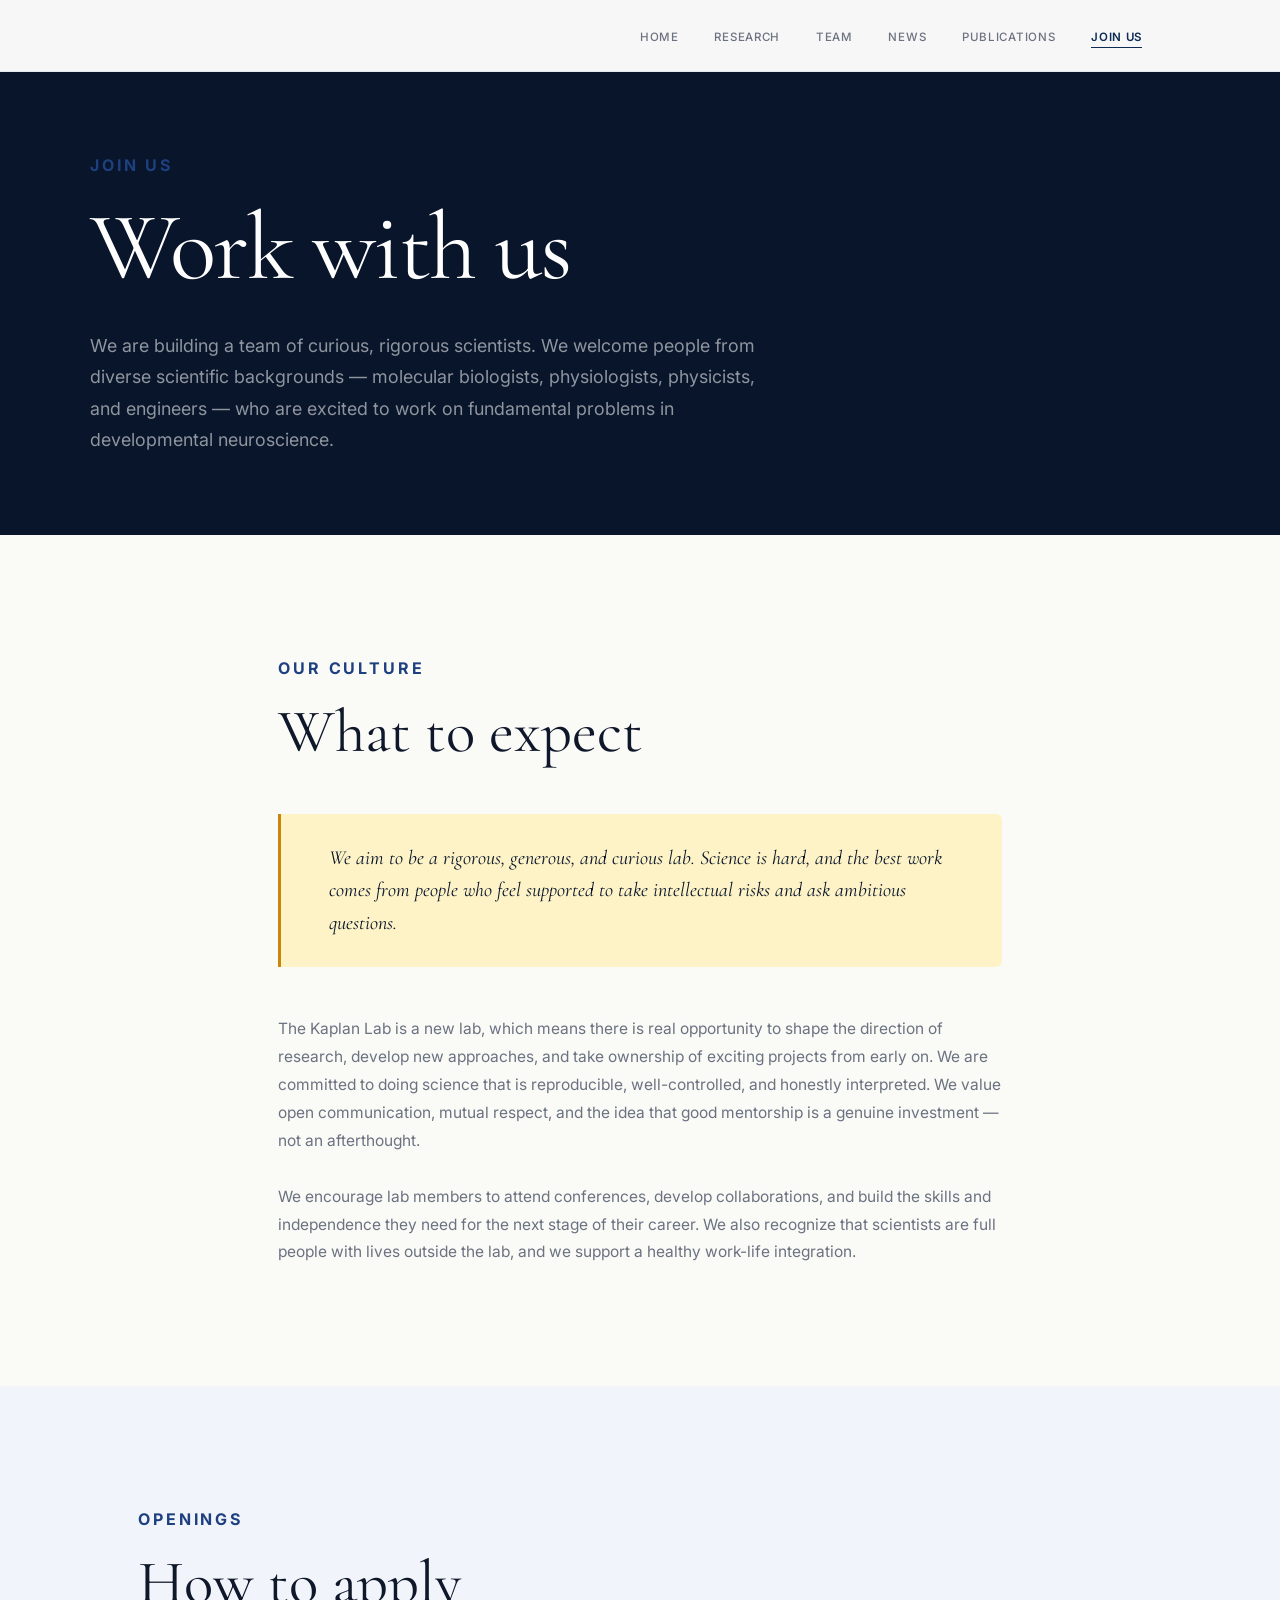
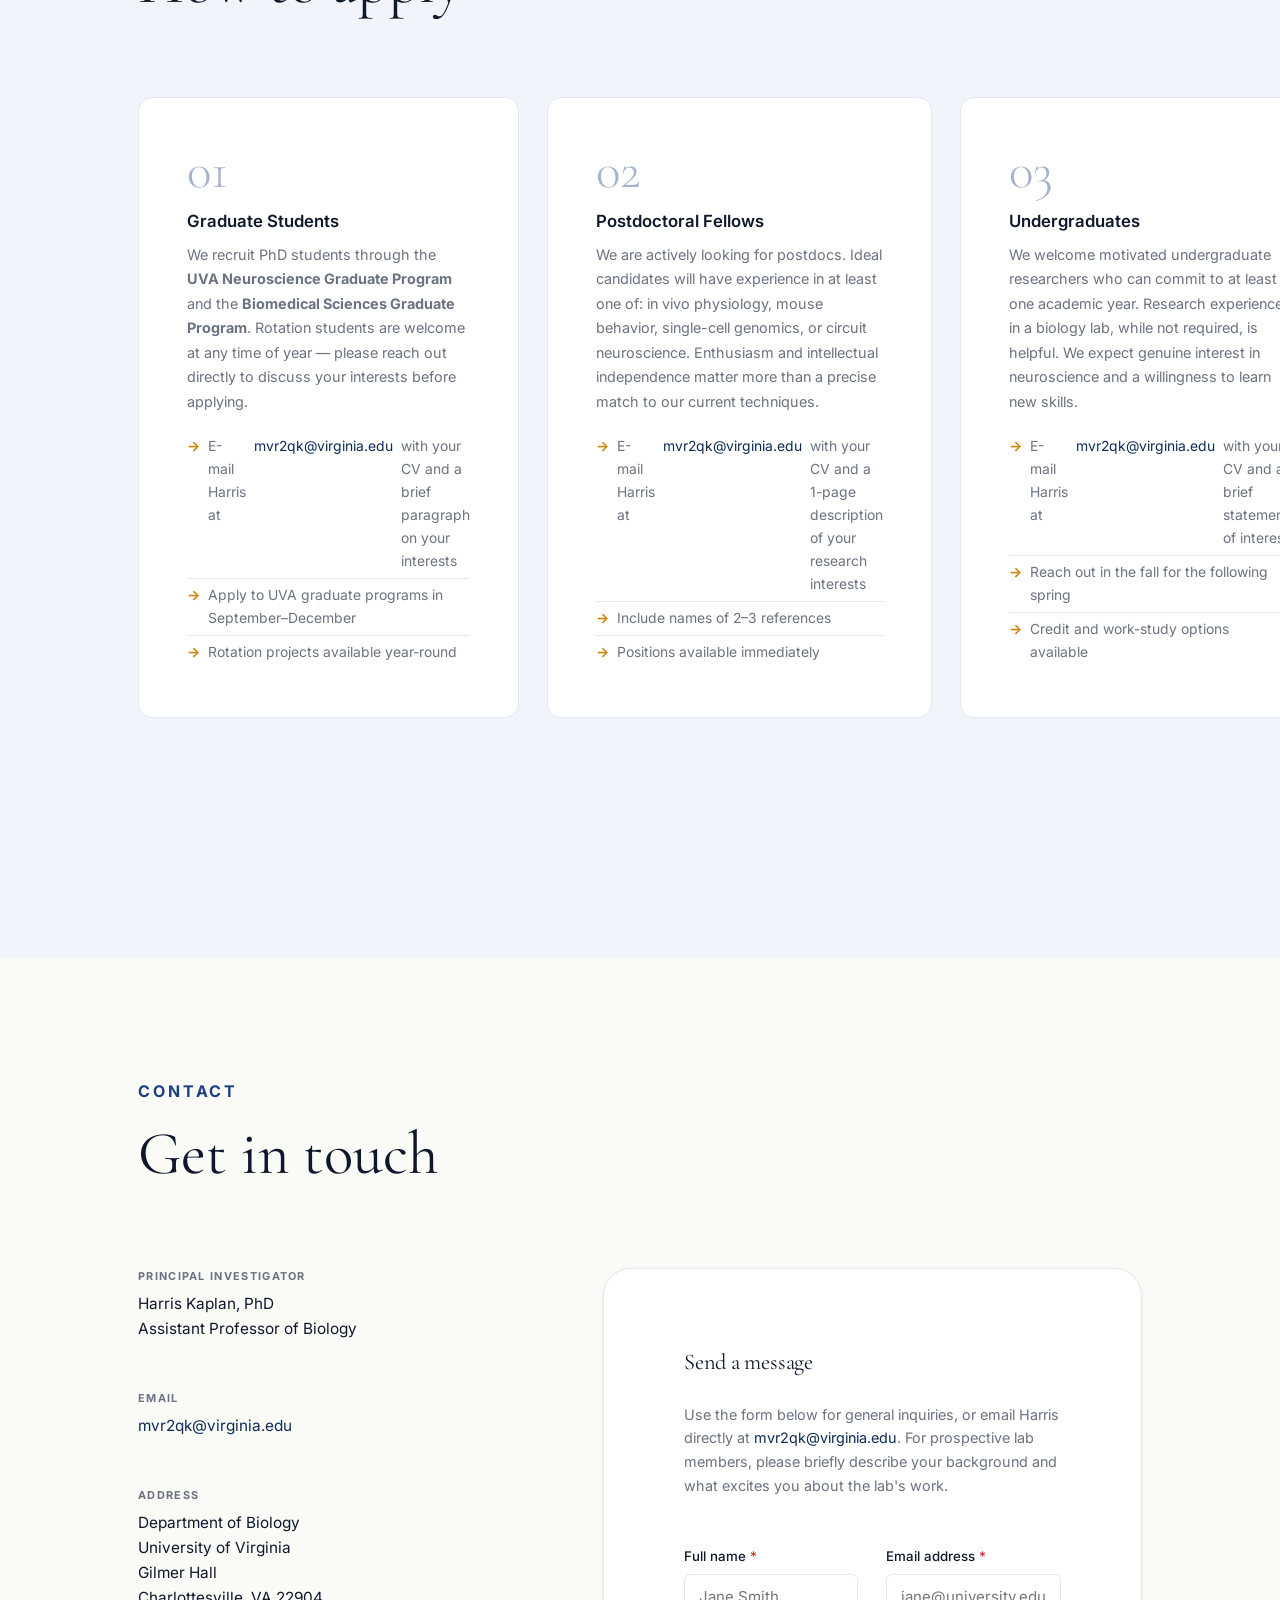
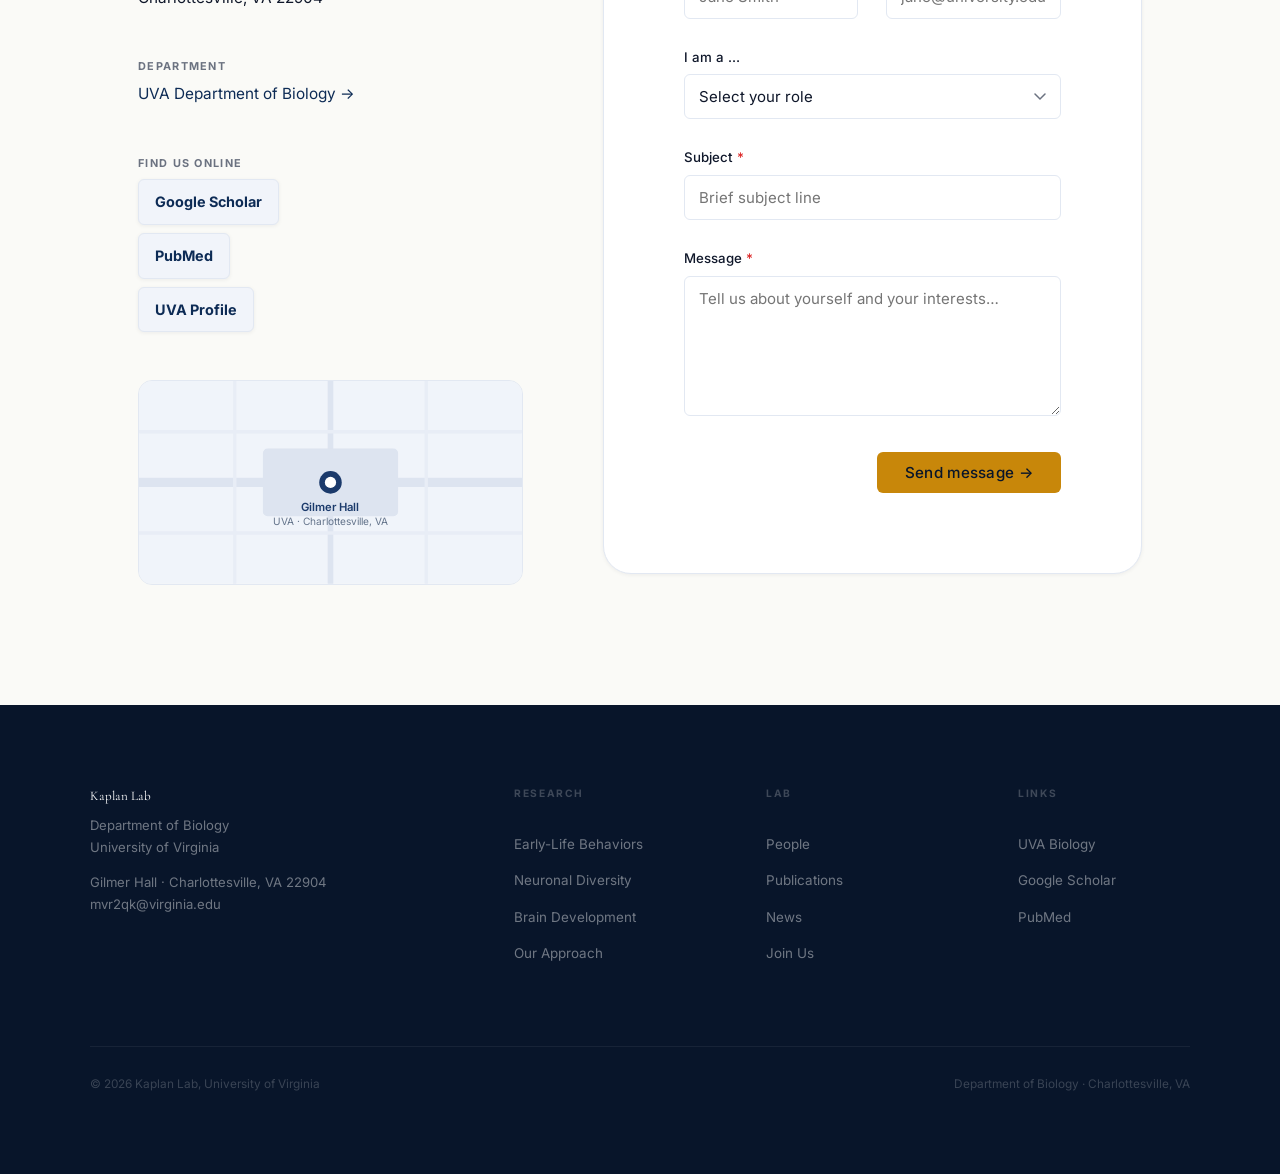
<file: contact.html>
<!DOCTYPE html>
<html lang="en">
<head>
  <meta charset="UTF-8">
  <meta name="viewport" content="width=device-width, initial-scale=1.0">
  <title>Join Us — Kaplan Lab</title>
  <meta name="description" content="Join the Kaplan Lab at the University of Virginia. Open positions for graduate students, postdoctoral fellows, and undergraduates.">
  <link rel="icon" type="image/svg+xml" href="data:image/svg+xml,<svg xmlns='http://www.w3.org/2000/svg' viewBox='0 0 32 32'><rect width='32' height='32' rx='7' fill='%2308152A'/><text x='16' y='23' font-family='Georgia,serif' font-size='19' fill='white' text-anchor='middle' font-style='italic'>K</text></svg>">
  <link rel="stylesheet" href="assets/css/styles.css">
</head>
<body>

<nav class="site-nav" aria-label="Main navigation">
  <div class="site-nav__inner">
    <a href="index.html" class="site-nav__logo">
      <span class="site-nav__logo-main">Kaplan Lab</span>
      <span class="site-nav__logo-sub">University of Virginia</span>
    </a>
    <button class="site-nav__hamburger" aria-label="Toggle menu" aria-expanded="false">
      <span></span><span></span><span></span>
    </button>
    <ul class="site-nav__links">
      <li><a href="index.html">Home</a></li>
      <li><a href="research.html">Research</a></li>
      <li><a href="people.html">Team</a></li>
      <li><a href="news.html">News</a></li>
      <li><a href="publications.html">Publications</a></li>
      <li><a href="contact.html">Join Us</a></li>
    </ul>
  </div>
</nav>

<header class="page-hero">
  <div class="page-hero__inner">
    <span class="section-label">Join Us</span>
    <h1>Work with us</h1>
    <p class="lead">
      We are building a team of curious, rigorous scientists. We welcome people
      from diverse scientific backgrounds — molecular biologists, physiologists,
      physicists, and engineers — who are excited to work on fundamental problems
      in developmental neuroscience.
    </p>
  </div>
</header>

<!-- LAB CULTURE -->
<section class="section">
  <div class="container" style="max-width:820px;">
    <span class="section-label">Our Culture</span>
    <h2 class="mb-lg">What to expect</h2>
    <div class="callout">
      <p>
        We aim to be a rigorous, generous, and curious lab. Science is hard, and
        the best work comes from people who feel supported to take intellectual
        risks and ask ambitious questions.
      </p>
    </div>
    <p style="font-size:.97rem; line-height:1.8; color:var(--muted); max-width:none; margin-top:var(--sp-lg);">
      The Kaplan Lab is a new lab, which means there is real opportunity to shape
      the direction of research, develop new approaches, and take ownership of
      exciting projects from early on. We are committed to doing science that is
      reproducible, well-controlled, and honestly interpreted. We value open
      communication, mutual respect, and the idea that good mentorship is a
      genuine investment — not an afterthought.
    </p>
    <p style="font-size:.97rem; line-height:1.8; color:var(--muted); max-width:none; margin-top:var(--sp-md);">
      We encourage lab members to attend conferences, develop collaborations, and
      build the skills and independence they need for the next stage of their
      career. We also recognize that scientists are full people with lives outside
      the lab, and we support a healthy work-life integration.
    </p>
  </div>
</section>

<!-- HOW TO JOIN -->
<section class="section section--alt">
  <div class="container">
    <span class="section-label">Openings</span>
    <h2 class="mb-xl">How to apply</h2>

    <div class="join-grid">
      <div class="join-card">
        <div class="join-card__num">01</div>
        <h4>Graduate Students</h4>
        <p>
          We recruit PhD students through the
          <strong>UVA Neuroscience Graduate Program</strong> and the
          <strong>Biomedical Sciences Graduate Program</strong>.
          Rotation students are welcome at any time of year — please reach out
          directly to discuss your interests before applying.
        </p>
        <ul>
          <li>E-mail Harris at <a href="mailto:mvr2qk@virginia.edu">mvr2qk@virginia.edu</a> with your CV and a brief paragraph on your interests</li>
          <li>Apply to UVA graduate programs in September–December</li>
          <li>Rotation projects available year-round</li>
        </ul>
      </div>

      <div class="join-card">
        <div class="join-card__num">02</div>
        <h4>Postdoctoral Fellows</h4>
        <p>
          We are actively looking for postdocs. Ideal candidates will have
          experience in at least one of: in vivo physiology, mouse behavior,
          single-cell genomics, or circuit neuroscience. Enthusiasm and
          intellectual independence matter more than a precise match to our
          current techniques.
        </p>
        <ul>
          <li>E-mail Harris at <a href="mailto:mvr2qk@virginia.edu">mvr2qk@virginia.edu</a> with your CV and a 1-page description of your research interests</li>
          <li>Include names of 2–3 references</li>
          <li>Positions available immediately</li>
        </ul>
      </div>

      <div class="join-card">
        <div class="join-card__num">03</div>
        <h4>Undergraduates</h4>
        <p>
          We welcome motivated undergraduate researchers who can commit to
          at least one academic year. Research experience in a biology lab,
          while not required, is helpful. We expect genuine interest in
          neuroscience and a willingness to learn new skills.
        </p>
        <ul>
          <li>E-mail Harris at <a href="mailto:mvr2qk@virginia.edu">mvr2qk@virginia.edu</a> with your CV and a brief statement of interest</li>
          <li>Reach out in the fall for the following spring</li>
          <li>Credit and work-study options available</li>
        </ul>
      </div>
    </div>
  </div>
</section>

<!-- CONTACT FORM + INFO -->
<section class="section">
  <div class="container">
    <span class="section-label">Contact</span>
    <h2 class="mb-xl">Get in touch</h2>

    <div class="contact-grid">
      <!-- Info column -->
      <div>
        <div class="contact-block">
          <p class="contact-block__label">Principal Investigator</p>
          <p class="contact-block__value">
            Harris Kaplan, PhD<br>
            Assistant Professor of Biology
          </p>
        </div>

        <div class="contact-block">
          <p class="contact-block__label">Email</p>
          <p class="contact-block__value">
            <a href="mailto:mvr2qk@virginia.edu">mvr2qk@virginia.edu</a>
          </p>
        </div>

        <div class="contact-block">
          <p class="contact-block__label">Address</p>
          <p class="contact-block__value">
            Department of Biology<br>
            University of Virginia<br>
            Gilmer Hall<br>
            Charlottesville, VA 22904
          </p>
        </div>

        <div class="contact-block">
          <p class="contact-block__label">Department</p>
          <p class="contact-block__value">
            <a href="https://bio.as.virginia.edu" target="_blank" rel="noopener">UVA Department of Biology →</a>
          </p>
        </div>

        <div class="contact-block">
          <p class="contact-block__label">Find us online</p>
          <div style="display:flex; flex-direction:column; gap:8px; margin-top:4px;">
            <a href="https://scholar.google.com/citations?user=4YEVa78AAAAJ" target="_blank" rel="noopener" class="pi-link" style="width:fit-content;">Google Scholar</a>
            <a href="https://pubmed.ncbi.nlm.nih.gov/?term=Kaplan+HS&cauthor_id=32396858" target="_blank" rel="noopener" class="pi-link" style="width:fit-content;">PubMed</a>
            <a href="https://bio.as.virginia.edu/people/harris-kaplan" target="_blank" rel="noopener" class="pi-link" style="width:fit-content;">UVA Profile</a>
          </div>
        </div>

        <!-- Schematic map placeholder -->
        <div style="margin-top:var(--sp-lg); background:var(--bg-alt); border:1px solid var(--border); border-radius:var(--r-md); overflow:hidden;">
          <svg viewBox="0 0 340 180" xmlns="http://www.w3.org/2000/svg" style="width:100%; display:block;">
            <rect width="340" height="180" fill="#F0F4FA"/>
            <!-- Street grid (schematic) -->
            <line x1="0" y1="90" x2="340" y2="90" stroke="#DDE4F0" stroke-width="8"/>
            <line x1="170" y1="0" x2="170" y2="180" stroke="#DDE4F0" stroke-width="5"/>
            <line x1="0" y1="45" x2="340" y2="45" stroke="#E8EDF6" stroke-width="3"/>
            <line x1="0" y1="135" x2="340" y2="135" stroke="#E8EDF6" stroke-width="3"/>
            <line x1="85" y1="0" x2="85" y2="180" stroke="#E8EDF6" stroke-width="3"/>
            <line x1="255" y1="0" x2="255" y2="180" stroke="#E8EDF6" stroke-width="3"/>
            <!-- UVA campus block (schematic) -->
            <rect x="110" y="60" width="120" height="60" rx="4" fill="#DDE4F0"/>
            <!-- Gilmer Hall marker -->
            <circle cx="170" cy="90" r="10" fill="#1B3A6B"/>
            <circle cx="170" cy="90" r="5" fill="white"/>
            <!-- Label -->
            <text x="170" y="115" text-anchor="middle" font-size="10" fill="#1B3A6B" font-family="Inter,sans-serif" font-weight="600">Gilmer Hall</text>
            <text x="170" y="128" text-anchor="middle" font-size="9" fill="#64748B" font-family="Inter,sans-serif">UVA · Charlottesville, VA</text>
          </svg>
        </div>
      </div>

      <!-- Form column -->
      <div class="form-card">
        <h3 style="margin-bottom:var(--sp-md); font-size:1.4rem;">Send a message</h3>
        <p style="font-size:.9rem; color:var(--muted); margin-bottom:var(--sp-lg); max-width:none;">
          Use the form below for general inquiries, or email Harris directly at
          <a href="mailto:mvr2qk@virginia.edu">mvr2qk@virginia.edu</a>.
          For prospective lab members, please briefly describe your background
          and what excites you about the lab's work.
        </p>

        <form action="mailto:mvr2qk@virginia.edu" method="post" enctype="text/plain" novalidate>
          <div style="display:grid; grid-template-columns:1fr 1fr; gap:var(--sp-md);">
            <div class="form-group">
              <label class="form-label" for="name">Full name <span style="color:#DC2626;">*</span></label>
              <input type="text" id="name" name="name" class="form-control" required autocomplete="name" placeholder="Jane Smith">
            </div>
            <div class="form-group">
              <label class="form-label" for="email">Email address <span style="color:#DC2626;">*</span></label>
              <input type="email" id="email" name="email" class="form-control" required autocomplete="email" placeholder="jane@university.edu">
            </div>
          </div>

          <div class="form-group">
            <label class="form-label" for="position">I am a …</label>
            <select id="position" name="position" class="form-control">
              <option value="">Select your role</option>
              <option value="prospective-grad">Prospective graduate student</option>
              <option value="prospective-postdoc">Prospective postdoctoral fellow</option>
              <option value="prospective-undergrad">Prospective undergraduate</option>
              <option value="collaborator">Potential collaborator</option>
              <option value="press">Press / media</option>
              <option value="other">Other</option>
            </select>
          </div>

          <div class="form-group">
            <label class="form-label" for="subject">Subject <span style="color:#DC2626;">*</span></label>
            <input type="text" id="subject" name="subject" class="form-control" required placeholder="Brief subject line">
          </div>

          <div class="form-group">
            <label class="form-label" for="message">Message <span style="color:#DC2626;">*</span></label>
            <textarea id="message" name="message" class="form-control" required rows="6" placeholder="Tell us about yourself and your interests…"></textarea>
          </div>

          <div style="display:flex; justify-content:flex-end; margin-top:var(--sp-sm);">
            <button type="submit" class="btn btn--primary" style="font-size:.95rem; padding:13px 28px;">
              Send message →
            </button>
          </div>
        </form>
      </div>
    </div>
  </div>
</section>

<footer class="site-footer">
  <div class="site-footer__grid">
    <div class="footer-brand">
      <p class="footer-brand__name">Kaplan Lab</p>
      <p>Department of Biology<br>University of Virginia</p>
      <p style="margin-top:12px;">Gilmer Hall · Charlottesville, VA 22904<br><a href="mailto:mvr2qk@virginia.edu">mvr2qk@virginia.edu</a></p>
    </div>
    <div class="footer-nav">
      <p class="footer-nav__title">Research</p>
      <ul>
        <li><a href="research.html#early-life">Early-Life Behaviors</a></li>
        <li><a href="research.html#neuronal-diversity">Neuronal Diversity</a></li>
        <li><a href="research.html#development">Brain Development</a></li>
        <li><a href="research.html#approach">Our Approach</a></li>
      </ul>
    </div>
    <div class="footer-nav">
      <p class="footer-nav__title">Lab</p>
      <ul>
        <li><a href="people.html">People</a></li>
        <li><a href="publications.html">Publications</a></li>
        <li><a href="news.html">News</a></li>
        <li><a href="contact.html">Join Us</a></li>
      </ul>
    </div>
    <div class="footer-nav">
      <p class="footer-nav__title">Links</p>
      <ul>
        <li><a href="https://bio.as.virginia.edu" target="_blank" rel="noopener">UVA Biology</a></li>
        <li><a href="https://scholar.google.com/citations?user=4YEVa78AAAAJ" target="_blank" rel="noopener">Google Scholar</a></li>
        <li><a href="https://pubmed.ncbi.nlm.nih.gov/?term=Kaplan+HS&cauthor_id=32396858" target="_blank" rel="noopener">PubMed</a></li>
      </ul>
    </div>
  </div>
  <div class="site-footer__bottom">
    <span>&copy; 2026 Kaplan Lab, University of Virginia</span>
    <span>Department of Biology · Charlottesville, VA</span>
  </div>
</footer>

<script src="assets/js/main.js"></script>
</body>
</html>
</file>
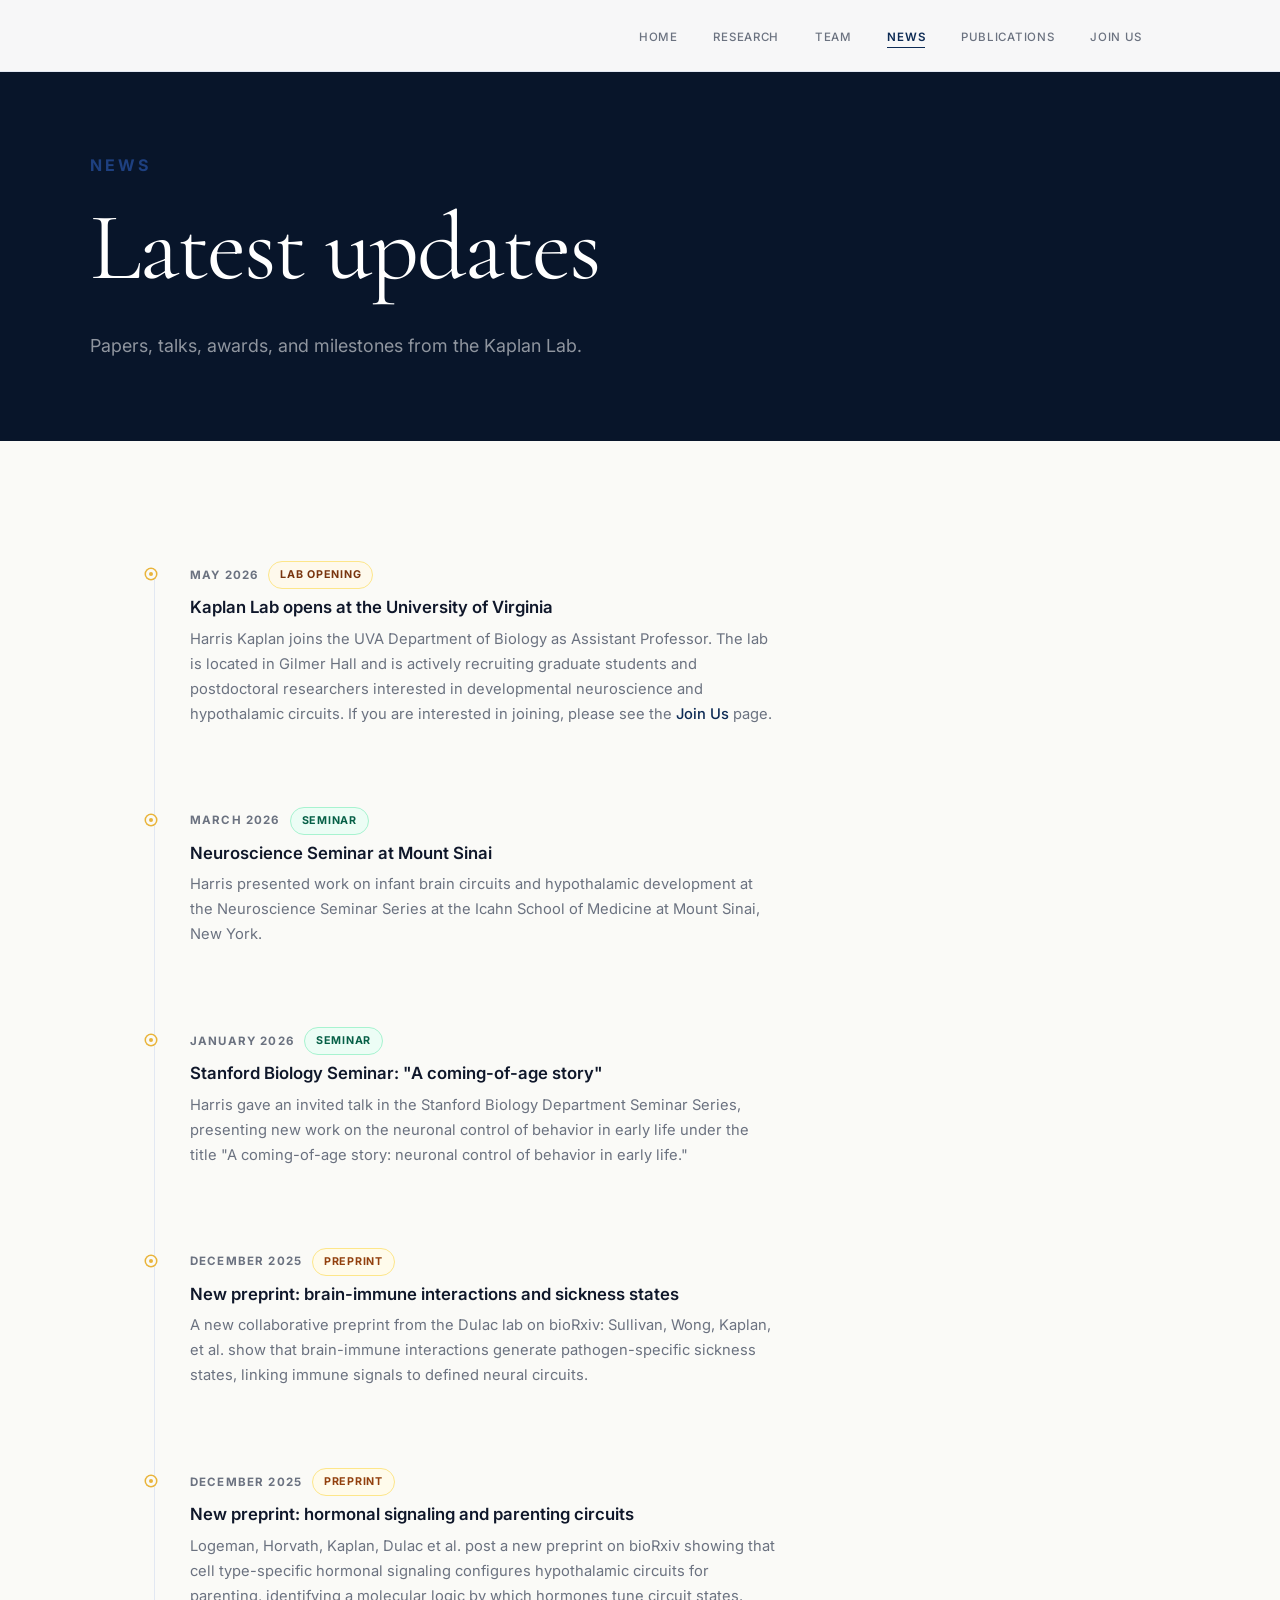
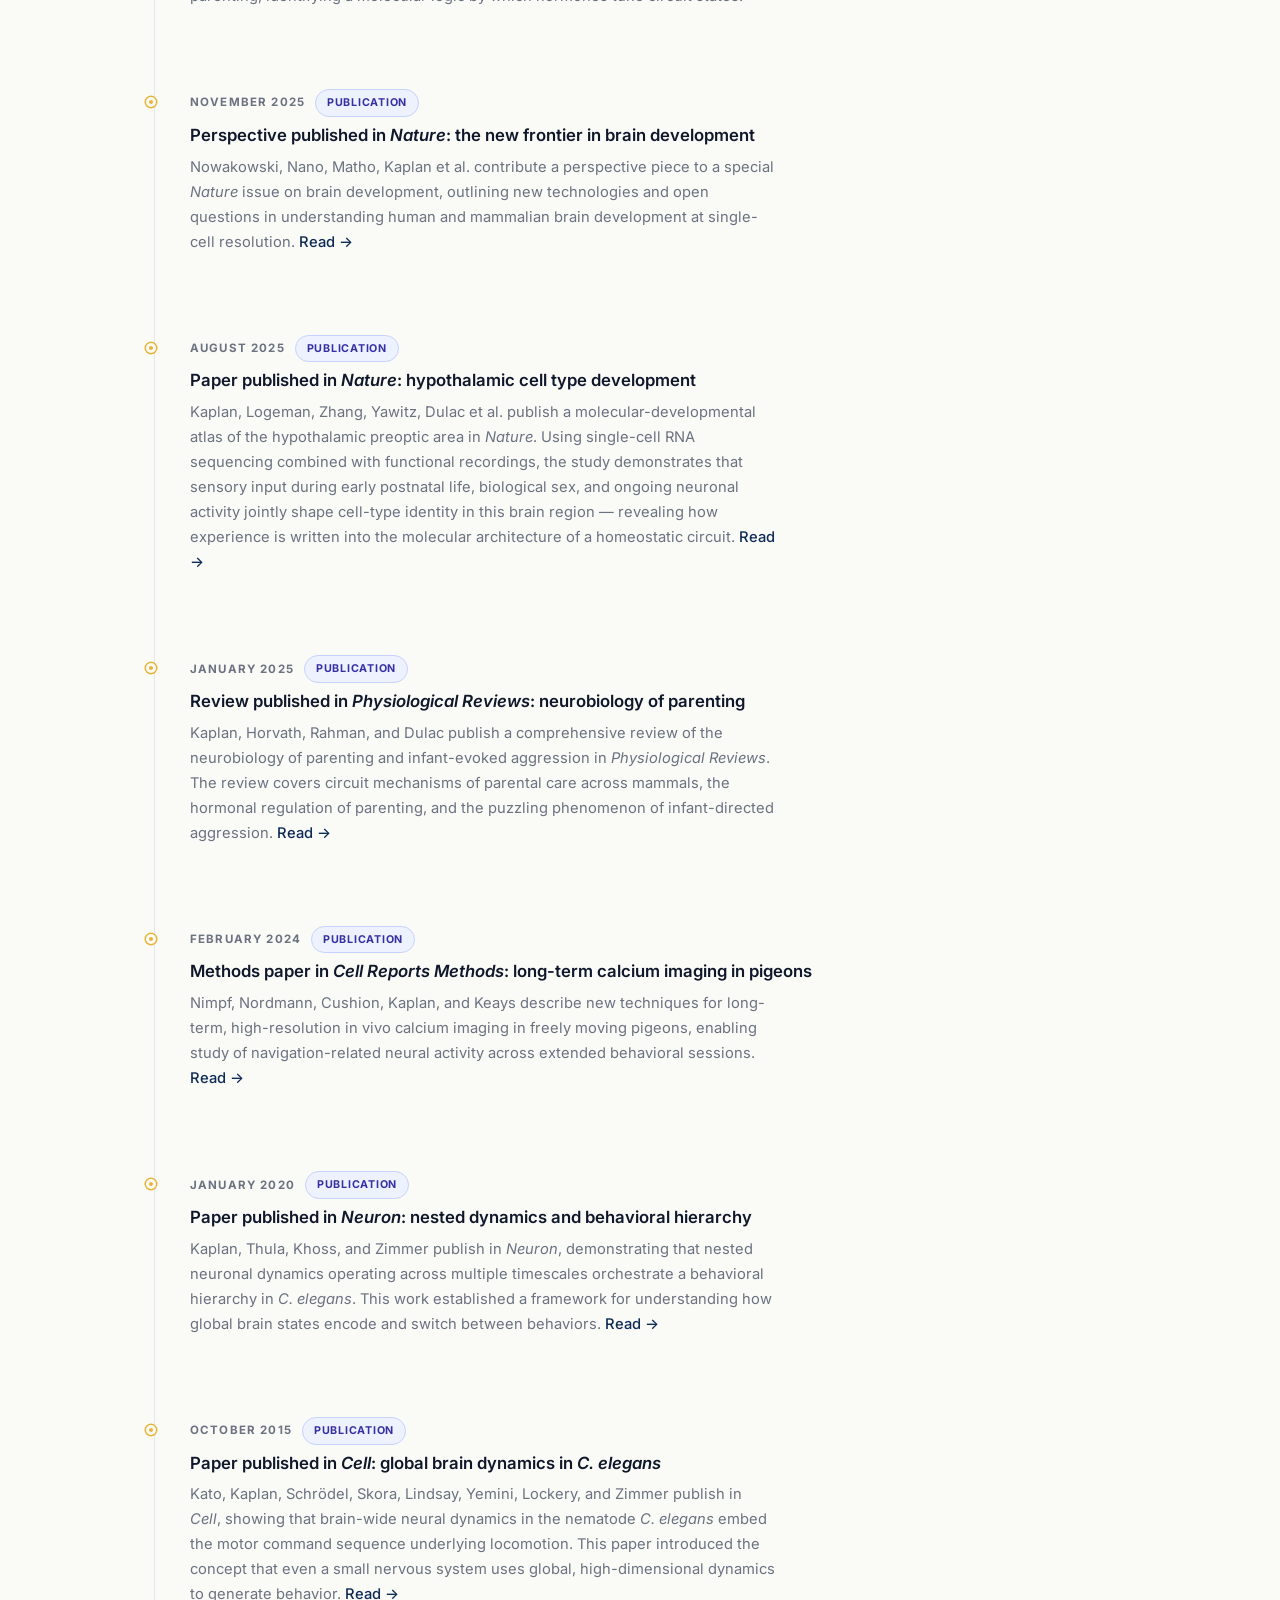
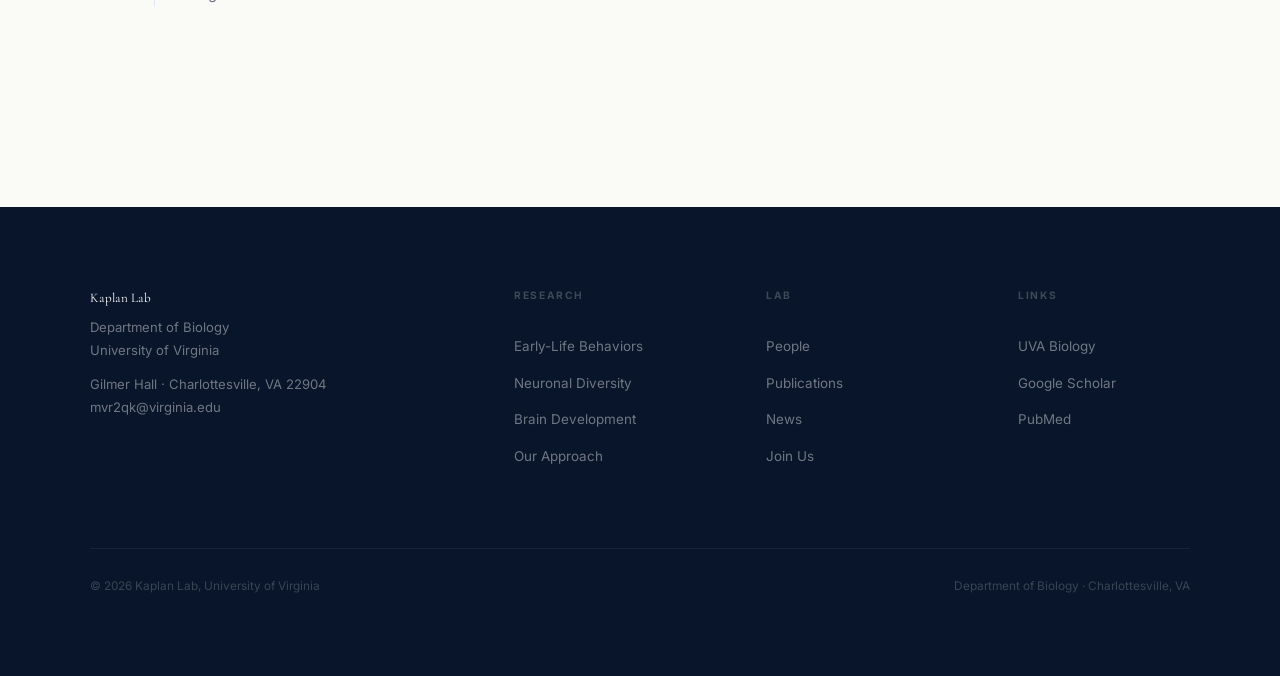
<file: news.html>
<!DOCTYPE html>
<html lang="en">
<head>
  <meta charset="UTF-8">
  <meta name="viewport" content="width=device-width, initial-scale=1.0">
  <title>News — Kaplan Lab</title>
  <meta name="description" content="Latest news and updates from the Kaplan Lab at the University of Virginia.">
  <link rel="icon" type="image/svg+xml" href="data:image/svg+xml,<svg xmlns='http://www.w3.org/2000/svg' viewBox='0 0 32 32'><rect width='32' height='32' rx='7' fill='%2308152A'/><text x='16' y='23' font-family='Georgia,serif' font-size='19' fill='white' text-anchor='middle' font-style='italic'>K</text></svg>">
  <link rel="stylesheet" href="assets/css/styles.css">
</head>
<body>

<nav class="site-nav" aria-label="Main navigation">
  <div class="site-nav__inner">
    <a href="index.html" class="site-nav__logo">
      <span class="site-nav__logo-main">Kaplan Lab</span>
      <span class="site-nav__logo-sub">University of Virginia</span>
    </a>
    <button class="site-nav__hamburger" aria-label="Toggle menu" aria-expanded="false">
      <span></span><span></span><span></span>
    </button>
    <ul class="site-nav__links">
      <li><a href="index.html">Home</a></li>
      <li><a href="research.html">Research</a></li>
      <li><a href="people.html">Team</a></li>
      <li><a href="news.html">News</a></li>
      <li><a href="publications.html">Publications</a></li>
      <li><a href="contact.html">Join Us</a></li>
    </ul>
  </div>
</nav>

<header class="page-hero">
  <div class="page-hero__inner">
    <span class="section-label">News</span>
    <h1>Latest updates</h1>
    <p class="lead">
      Papers, talks, awards, and milestones from the Kaplan Lab.
    </p>
  </div>
</header>

<section class="section">
  <div class="container">
    <div class="news-timeline">

      <!-- 2026 -->
      <div class="tl-item">
        <div class="tl-item__date">
          May 2026
          <span class="tag tag--lab">Lab Opening</span>
        </div>
        <h4>Kaplan Lab opens at the University of Virginia</h4>
        <p>
          Harris Kaplan joins the UVA Department of Biology as Assistant Professor.
          The lab is located in Gilmer Hall and is actively recruiting graduate
          students and postdoctoral researchers interested in developmental
          neuroscience and hypothalamic circuits. If you are interested in joining,
          please see the <a href="contact.html">Join Us</a> page.
        </p>
      </div>

      <div class="tl-item">
        <div class="tl-item__date">
          March 2026
          <span class="tag tag--talk">Seminar</span>
        </div>
        <h4>Neuroscience Seminar at Mount Sinai</h4>
        <p>
          Harris presented work on infant brain circuits and hypothalamic development
          at the Neuroscience Seminar Series at the Icahn School of Medicine at
          Mount Sinai, New York.
        </p>
      </div>

      <div class="tl-item">
        <div class="tl-item__date">
          January 2026
          <span class="tag tag--talk">Seminar</span>
        </div>
        <h4>Stanford Biology Seminar: "A coming-of-age story"</h4>
        <p>
          Harris gave an invited talk in the Stanford Biology Department Seminar
          Series, presenting new work on the neuronal control of behavior in early
          life under the title "A coming-of-age story: neuronal control of behavior
          in early life."
        </p>
      </div>

      <!-- 2025 -->
      <div class="tl-item">
        <div class="tl-item__date">
          December 2025
          <span class="tag tag--preprint">Preprint</span>
        </div>
        <h4>New preprint: brain-immune interactions and sickness states</h4>
        <p>
          A new collaborative preprint from the Dulac lab on bioRxiv: Sullivan,
          Wong, Kaplan, et al. show that brain-immune interactions generate
          pathogen-specific sickness states, linking immune signals to defined
          neural circuits.
        </p>
      </div>

      <div class="tl-item">
        <div class="tl-item__date">
          December 2025
          <span class="tag tag--preprint">Preprint</span>
        </div>
        <h4>New preprint: hormonal signaling and parenting circuits</h4>
        <p>
          Logeman, Horvath, Kaplan, Dulac et al. post a new preprint on bioRxiv
          showing that cell type-specific hormonal signaling configures
          hypothalamic circuits for parenting, identifying a molecular logic by
          which hormones tune circuit states.
        </p>
      </div>

      <div class="tl-item">
        <div class="tl-item__date">
          November 2025
          <span class="tag tag--publication">Publication</span>
        </div>
        <h4>Perspective published in <em>Nature</em>: the new frontier in brain development</h4>
        <p>
          Nowakowski, Nano, Matho, Kaplan et al. contribute a perspective piece to
          a special <em>Nature</em> issue on brain development, outlining new technologies
          and open questions in understanding human and mammalian brain development
          at single-cell resolution.
          <a href="https://doi.org/10.1038/s41586-025-08590-8" target="_blank" rel="noopener">Read →</a>
        </p>
      </div>

      <div class="tl-item">
        <div class="tl-item__date">
          August 2025
          <span class="tag tag--publication">Publication</span>
        </div>
        <h4>Paper published in <em>Nature</em>: hypothalamic cell type development</h4>
        <p>
          Kaplan, Logeman, Zhang, Yawitz, Dulac et al. publish a molecular-developmental
          atlas of the hypothalamic preoptic area in <em>Nature</em>. Using single-cell
          RNA sequencing combined with functional recordings, the study demonstrates
          that sensory input during early postnatal life, biological sex, and ongoing
          neuronal activity jointly shape cell-type identity in this brain region —
          revealing how experience is written into the molecular architecture of a
          homeostatic circuit.
          <a href="https://www.nature.com/articles/s41586-025-08603-0" target="_blank" rel="noopener">Read →</a>
        </p>
      </div>

      <div class="tl-item">
        <div class="tl-item__date">
          January 2025
          <span class="tag tag--publication">Publication</span>
        </div>
        <h4>Review published in <em>Physiological Reviews</em>: neurobiology of parenting</h4>
        <p>
          Kaplan, Horvath, Rahman, and Dulac publish a comprehensive review of the
          neurobiology of parenting and infant-evoked aggression in
          <em>Physiological Reviews</em>. The review covers circuit mechanisms of
          parental care across mammals, the hormonal regulation of parenting, and
          the puzzling phenomenon of infant-directed aggression.
          <a href="https://doi.org/10.1152/physrev.00036.2023" target="_blank" rel="noopener">Read →</a>
        </p>
      </div>

      <!-- 2024 -->
      <div class="tl-item">
        <div class="tl-item__date">
          February 2024
          <span class="tag tag--publication">Publication</span>
        </div>
        <h4>Methods paper in <em>Cell Reports Methods</em>: long-term calcium imaging in pigeons</h4>
        <p>
          Nimpf, Nordmann, Cushion, Kaplan, and Keays describe new techniques for
          long-term, high-resolution in vivo calcium imaging in freely moving pigeons,
          enabling study of navigation-related neural activity across extended
          behavioral sessions.
          <a href="https://doi.org/10.1016/j.crmeth.2024.100709" target="_blank" rel="noopener">Read →</a>
        </p>
      </div>

      <!-- 2020 -->
      <div class="tl-item">
        <div class="tl-item__date">
          January 2020
          <span class="tag tag--publication">Publication</span>
        </div>
        <h4>Paper published in <em>Neuron</em>: nested dynamics and behavioral hierarchy</h4>
        <p>
          Kaplan, Thula, Khoss, and Zimmer publish in <em>Neuron</em>, demonstrating
          that nested neuronal dynamics operating across multiple timescales orchestrate
          a behavioral hierarchy in <em>C. elegans</em>. This work established a
          framework for understanding how global brain states encode and switch between
          behaviors.
          <a href="https://doi.org/10.1016/j.neuron.2019.10.037" target="_blank" rel="noopener">Read →</a>
        </p>
      </div>

      <!-- 2015 -->
      <div class="tl-item">
        <div class="tl-item__date">
          October 2015
          <span class="tag tag--publication">Publication</span>
        </div>
        <h4>Paper published in <em>Cell</em>: global brain dynamics in <em>C. elegans</em></h4>
        <p>
          Kato, Kaplan, Schrödel, Skora, Lindsay, Yemini, Lockery, and Zimmer publish
          in <em>Cell</em>, showing that brain-wide neural dynamics in the nematode
          <em>C. elegans</em> embed the motor command sequence underlying locomotion.
          This paper introduced the concept that even a small nervous system uses
          global, high-dimensional dynamics to generate behavior.
          <a href="https://doi.org/10.1016/j.cell.2015.09.034" target="_blank" rel="noopener">Read →</a>
        </p>
      </div>

    </div><!-- /news-timeline -->
  </div>
</section>

<footer class="site-footer">
  <div class="site-footer__grid">
    <div class="footer-brand">
      <p class="footer-brand__name">Kaplan Lab</p>
      <p>Department of Biology<br>University of Virginia</p>
      <p style="margin-top:12px;">Gilmer Hall · Charlottesville, VA 22904<br><a href="mailto:mvr2qk@virginia.edu">mvr2qk@virginia.edu</a></p>
    </div>
    <div class="footer-nav">
      <p class="footer-nav__title">Research</p>
      <ul>
        <li><a href="research.html#early-life">Early-Life Behaviors</a></li>
        <li><a href="research.html#neuronal-diversity">Neuronal Diversity</a></li>
        <li><a href="research.html#development">Brain Development</a></li>
        <li><a href="research.html#approach">Our Approach</a></li>
      </ul>
    </div>
    <div class="footer-nav">
      <p class="footer-nav__title">Lab</p>
      <ul>
        <li><a href="people.html">People</a></li>
        <li><a href="publications.html">Publications</a></li>
        <li><a href="news.html">News</a></li>
        <li><a href="contact.html">Join Us</a></li>
      </ul>
    </div>
    <div class="footer-nav">
      <p class="footer-nav__title">Links</p>
      <ul>
        <li><a href="https://bio.as.virginia.edu" target="_blank" rel="noopener">UVA Biology</a></li>
        <li><a href="https://scholar.google.com/citations?user=4YEVa78AAAAJ" target="_blank" rel="noopener">Google Scholar</a></li>
        <li><a href="https://pubmed.ncbi.nlm.nih.gov/?term=Kaplan+HS&cauthor_id=32396858" target="_blank" rel="noopener">PubMed</a></li>
      </ul>
    </div>
  </div>
  <div class="site-footer__bottom">
    <span>&copy; 2026 Kaplan Lab, University of Virginia</span>
    <span>Department of Biology · Charlottesville, VA</span>
  </div>
</footer>

<script src="assets/js/main.js"></script>
</body>
</html>
</file>
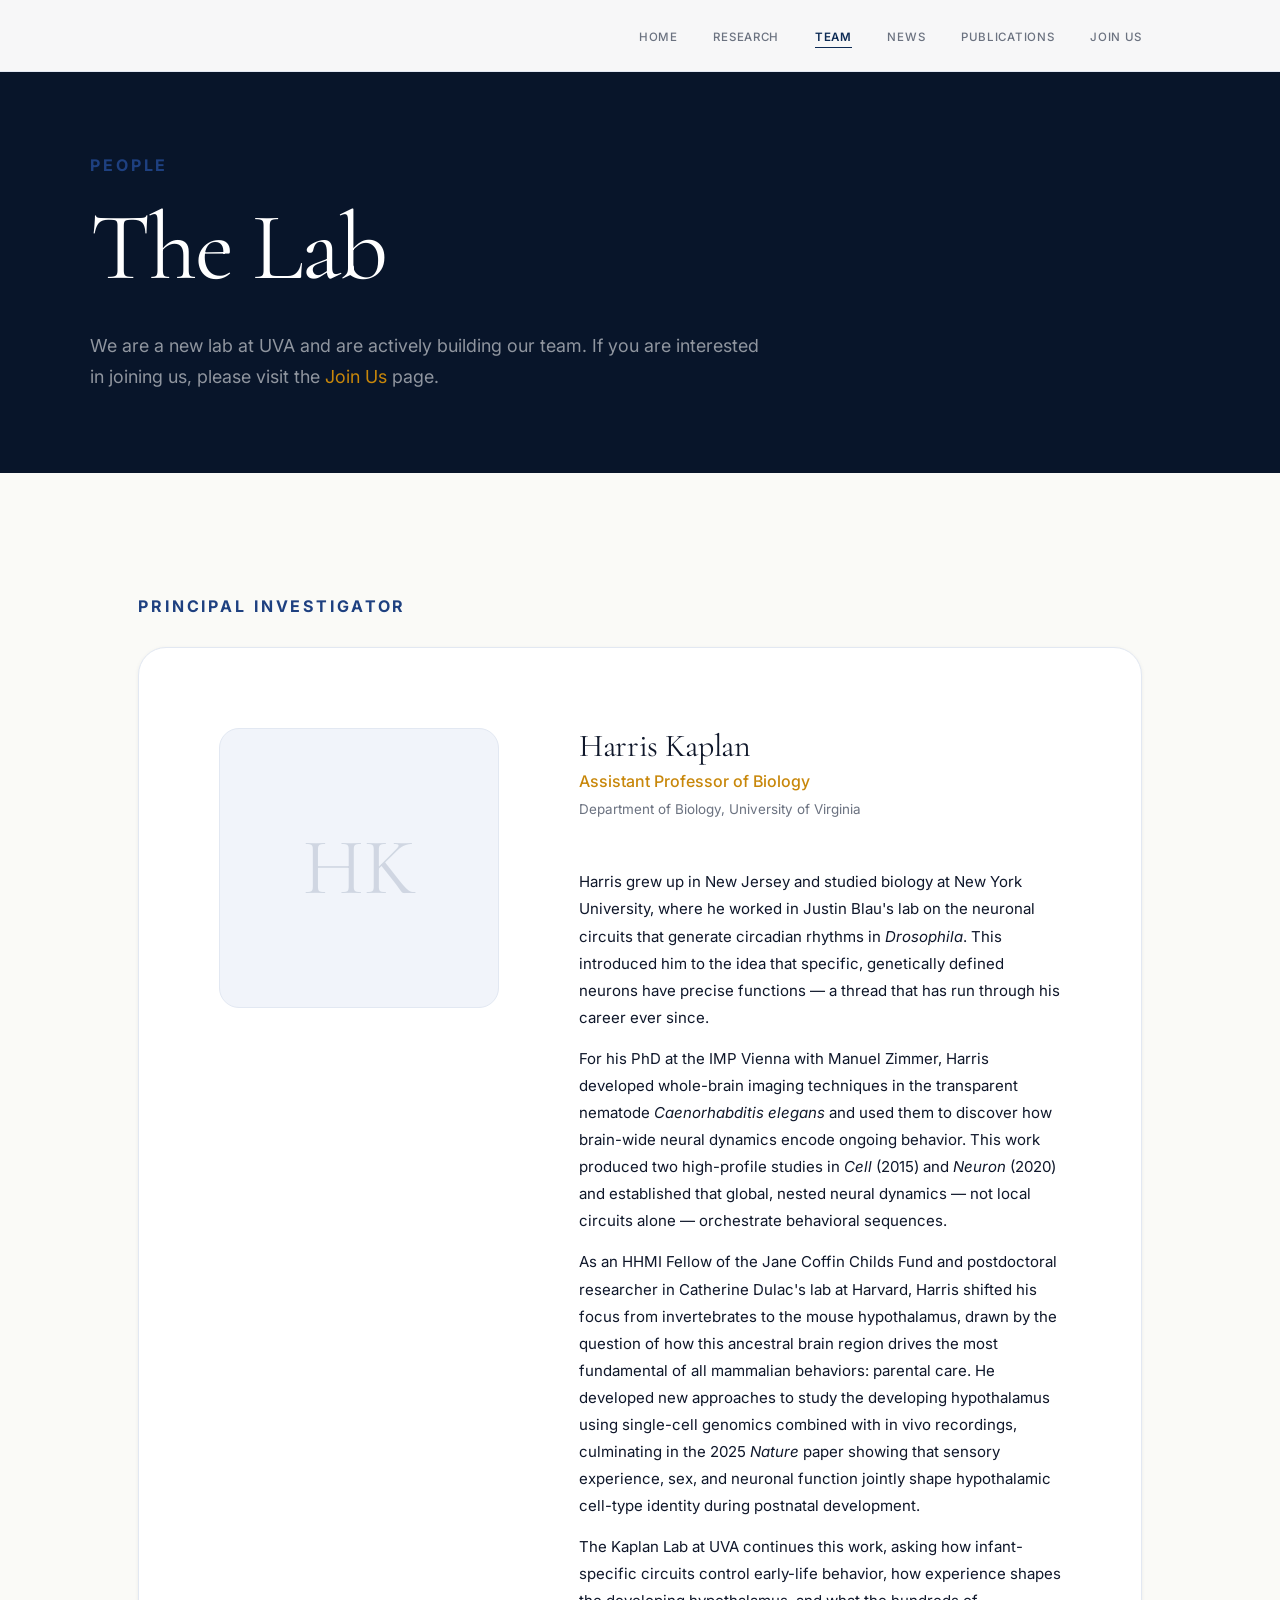
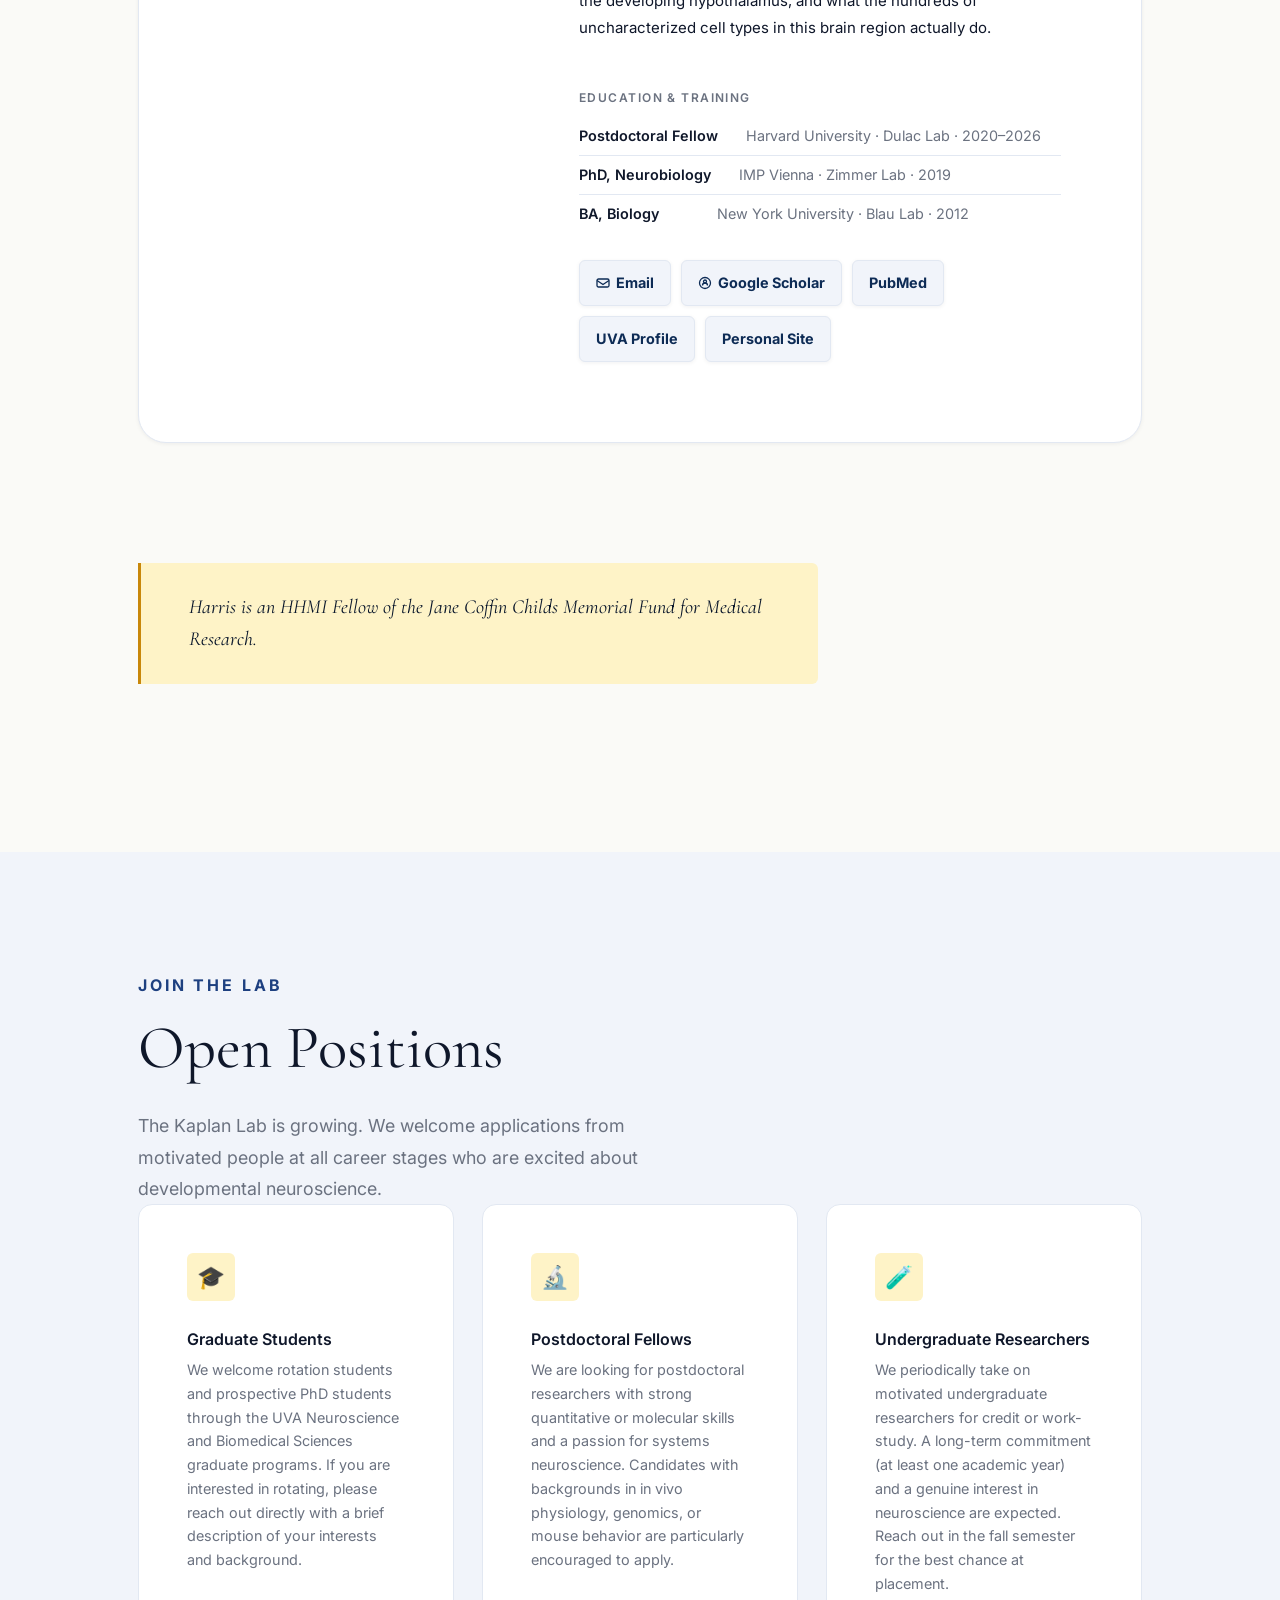
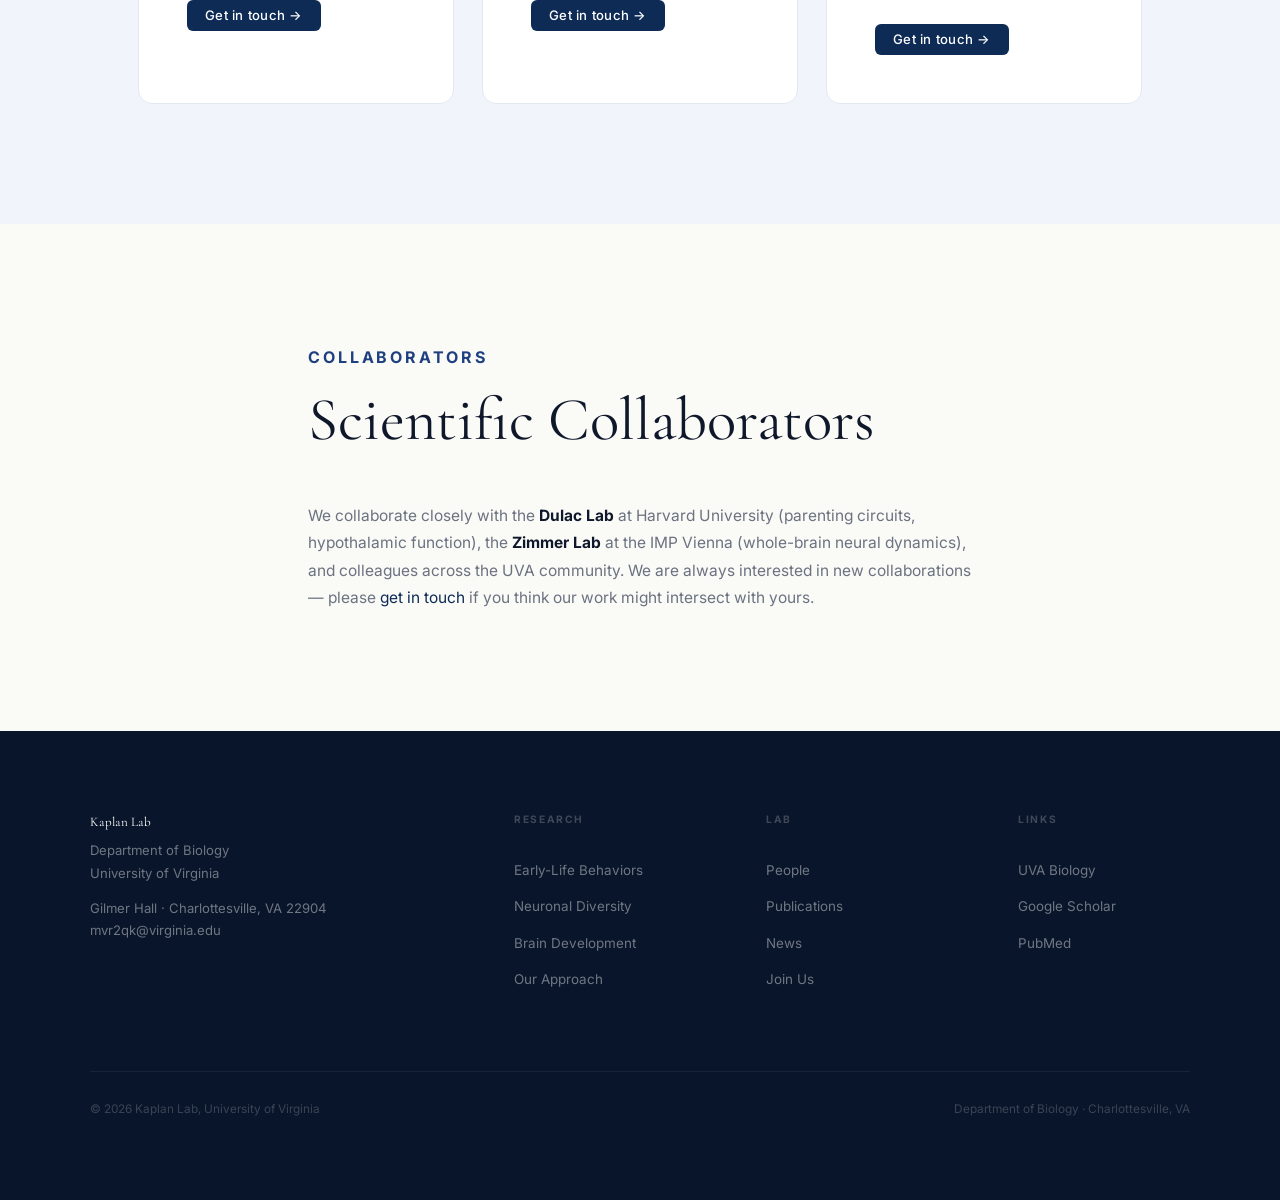
<file: people.html>
<!DOCTYPE html>
<html lang="en">
<head>
  <meta charset="UTF-8">
  <meta name="viewport" content="width=device-width, initial-scale=1.0">
  <title>People — Kaplan Lab</title>
  <meta name="description" content="Meet the people of the Kaplan Lab at the University of Virginia.">
  <link rel="icon" type="image/svg+xml" href="data:image/svg+xml,<svg xmlns='http://www.w3.org/2000/svg' viewBox='0 0 32 32'><rect width='32' height='32' rx='7' fill='%2308152A'/><text x='16' y='23' font-family='Georgia,serif' font-size='19' fill='white' text-anchor='middle' font-style='italic'>K</text></svg>">
  <link rel="stylesheet" href="assets/css/styles.css">
</head>
<body>

<nav class="site-nav" aria-label="Main navigation">
  <div class="site-nav__inner">
    <a href="index.html" class="site-nav__logo">
      <span class="site-nav__logo-main">Kaplan Lab</span>
      <span class="site-nav__logo-sub">University of Virginia</span>
    </a>
    <button class="site-nav__hamburger" aria-label="Toggle menu" aria-expanded="false">
      <span></span><span></span><span></span>
    </button>
    <ul class="site-nav__links">
      <li><a href="index.html">Home</a></li>
      <li><a href="research.html">Research</a></li>
      <li><a href="people.html">Team</a></li>
      <li><a href="news.html">News</a></li>
      <li><a href="publications.html">Publications</a></li>
      <li><a href="contact.html">Join Us</a></li>
    </ul>
  </div>
</nav>

<header class="page-hero">
  <div class="page-hero__inner">
    <span class="section-label">People</span>
    <h1>The Lab</h1>
    <p class="lead">
      We are a new lab at UVA and are actively building our team. If you are
      interested in joining us, please visit the
      <a href="contact.html" style="color:var(--amber);">Join Us</a> page.
    </p>
  </div>
</header>

<!-- PI -->
<section class="section">
  <div class="container">
    <span class="section-label">Principal Investigator</span>
    <div class="pi-card mt-md">
      <div>
        <div class="pi-card__photo" aria-label="Photo placeholder for Harris Kaplan">
          <span class="pi-card__initials" aria-hidden="true">HK</span>
        </div>
      </div>
      <div>
        <h2 style="font-size:2rem; margin-bottom:4px;">Harris Kaplan</h2>
        <p class="pi-card__role">Assistant Professor of Biology</p>
        <p class="pi-card__institution">Department of Biology, University of Virginia</p>

        <div class="pi-card__bio">
          <p>
            Harris grew up in New Jersey and studied biology at New York University,
            where he worked in Justin Blau's lab on the neuronal circuits that
            generate circadian rhythms in <em>Drosophila</em>. This introduced him
            to the idea that specific, genetically defined neurons have precise
            functions — a thread that has run through his career ever since.
          </p>
          <p>
            For his PhD at the IMP Vienna with Manuel Zimmer, Harris developed
            whole-brain imaging techniques in the transparent nematode
            <em>Caenorhabditis elegans</em> and used them to discover how brain-wide
            neural dynamics encode ongoing behavior. This work produced two high-profile
            studies in <em>Cell</em> (2015) and <em>Neuron</em> (2020) and established
            that global, nested neural dynamics — not local circuits alone — orchestrate
            behavioral sequences.
          </p>
          <p>
            As an HHMI Fellow of the Jane Coffin Childs Fund and postdoctoral
            researcher in Catherine Dulac's lab at Harvard, Harris shifted his focus
            from invertebrates to the mouse hypothalamus, drawn by the question of
            how this ancestral brain region drives the most fundamental of all
            mammalian behaviors: parental care. He developed new approaches to study
            the developing hypothalamus using single-cell genomics combined with
            in vivo recordings, culminating in the 2025 <em>Nature</em> paper showing
            that sensory experience, sex, and neuronal function jointly shape
            hypothalamic cell-type identity during postnatal development.
          </p>
          <p>
            The Kaplan Lab at UVA continues this work, asking how infant-specific
            circuits control early-life behavior, how experience shapes the developing
            hypothalamus, and what the hundreds of uncharacterized cell types in this
            brain region actually do.
          </p>
        </div>

        <div class="pi-card__edu">
          <h5>Education &amp; Training</h5>
          <ul>
            <li><strong>Postdoctoral Fellow</strong> Harvard University · Dulac Lab · 2020–2026</li>
            <li><strong>PhD, Neurobiology</strong> IMP Vienna · Zimmer Lab · 2019</li>
            <li><strong>BA, Biology</strong> New York University · Blau Lab · 2012</li>
          </ul>
        </div>

        <div class="pi-links mt-md">
          <a href="mailto:mvr2qk@virginia.edu" class="pi-link">
            <svg width="14" height="14" viewBox="0 0 14 14" fill="none" aria-hidden="true"><rect x="1" y="3" width="12" height="8" rx="1.5" stroke="currentColor" stroke-width="1.3"/><path d="M1 4.5l6 4 6-4" stroke="currentColor" stroke-width="1.3"/></svg>
            Email
          </a>
          <a href="https://scholar.google.com/citations?user=4YEVa78AAAAJ" target="_blank" rel="noopener" class="pi-link">
            <svg width="14" height="14" viewBox="0 0 14 14" fill="none" aria-hidden="true"><circle cx="7" cy="7" r="5.5" stroke="currentColor" stroke-width="1.3"/><path d="M4.5 9.5c0-1.38 1.12-2.5 2.5-2.5s2.5 1.12 2.5 2.5" stroke="currentColor" stroke-width="1.3"/><circle cx="7" cy="5.5" r="1.5" stroke="currentColor" stroke-width="1.3"/></svg>
            Google Scholar
          </a>
          <a href="https://pubmed.ncbi.nlm.nih.gov/?term=Kaplan+HS&cauthor_id=32396858" target="_blank" rel="noopener" class="pi-link">PubMed</a>
          <a href="https://bio.as.virginia.edu/people/harris-kaplan" target="_blank" rel="noopener" class="pi-link">UVA Profile</a>
          <a href="https://harriskaplan.com" target="_blank" rel="noopener" class="pi-link">Personal Site</a>
        </div>
      </div>
    </div>

    <!-- Award callout -->
    <div class="callout" style="max-width:680px;">
      <p>
        Harris is an HHMI Fellow of the Jane Coffin Childs Memorial Fund for Medical Research.
      </p>
    </div>
  </div>
</section>

<!-- OPEN POSITIONS -->
<section class="section section--alt">
  <div class="container">
    <div class="section__hd" style="max-width:560px;">
      <span class="section-label">Join the Lab</span>
      <h2>Open Positions</h2>
      <p class="lead mt-md">
        The Kaplan Lab is growing. We welcome applications from motivated people
        at all career stages who are excited about developmental neuroscience.
      </p>
    </div>

    <div class="positions-grid">
      <div class="position-card">
        <div class="position-card__icon">🎓</div>
        <h4>Graduate Students</h4>
        <p>
          We welcome rotation students and prospective PhD students through the
          UVA Neuroscience and Biomedical Sciences graduate programs. If you are
          interested in rotating, please reach out directly with a brief description
          of your interests and background.
        </p>
        <a href="contact.html" class="btn btn--navy">Get in touch →</a>
      </div>

      <div class="position-card">
        <div class="position-card__icon">🔬</div>
        <h4>Postdoctoral Fellows</h4>
        <p>
          We are looking for postdoctoral researchers with strong quantitative or
          molecular skills and a passion for systems neuroscience. Candidates with
          backgrounds in in vivo physiology, genomics, or mouse behavior are
          particularly encouraged to apply.
        </p>
        <a href="contact.html" class="btn btn--navy">Get in touch →</a>
      </div>

      <div class="position-card">
        <div class="position-card__icon">🧪</div>
        <h4>Undergraduate Researchers</h4>
        <p>
          We periodically take on motivated undergraduate researchers for credit or
          work-study. A long-term commitment (at least one academic year) and a
          genuine interest in neuroscience are expected. Reach out in the fall semester
          for the best chance at placement.
        </p>
        <a href="contact.html" class="btn btn--navy">Get in touch →</a>
      </div>
    </div>
  </div>
</section>

<!-- COLLABORATORS -->
<section class="section">
  <div class="container" style="max-width:760px;">
    <span class="section-label">Collaborators</span>
    <h2 class="mb-lg">Scientific Collaborators</h2>
    <p style="font-size:.97rem; color:var(--muted); line-height:1.75; max-width:none;">
      We collaborate closely with the
      <strong style="color:var(--text);">Dulac Lab</strong> at Harvard University (parenting circuits, hypothalamic function),
      the <strong style="color:var(--text);">Zimmer Lab</strong> at the IMP Vienna (whole-brain neural dynamics),
      and colleagues across the UVA community. We are always interested in new collaborations
      — please <a href="contact.html">get in touch</a> if you think our work might intersect with yours.
    </p>
  </div>
</section>

<footer class="site-footer">
  <div class="site-footer__grid">
    <div class="footer-brand">
      <p class="footer-brand__name">Kaplan Lab</p>
      <p>Department of Biology<br>University of Virginia</p>
      <p style="margin-top:12px;">Gilmer Hall · Charlottesville, VA 22904<br><a href="mailto:mvr2qk@virginia.edu">mvr2qk@virginia.edu</a></p>
    </div>
    <div class="footer-nav">
      <p class="footer-nav__title">Research</p>
      <ul>
        <li><a href="research.html#early-life">Early-Life Behaviors</a></li>
        <li><a href="research.html#neuronal-diversity">Neuronal Diversity</a></li>
        <li><a href="research.html#development">Brain Development</a></li>
        <li><a href="research.html#approach">Our Approach</a></li>
      </ul>
    </div>
    <div class="footer-nav">
      <p class="footer-nav__title">Lab</p>
      <ul>
        <li><a href="people.html">People</a></li>
        <li><a href="publications.html">Publications</a></li>
        <li><a href="news.html">News</a></li>
        <li><a href="contact.html">Join Us</a></li>
      </ul>
    </div>
    <div class="footer-nav">
      <p class="footer-nav__title">Links</p>
      <ul>
        <li><a href="https://bio.as.virginia.edu" target="_blank" rel="noopener">UVA Biology</a></li>
        <li><a href="https://scholar.google.com/citations?user=4YEVa78AAAAJ" target="_blank" rel="noopener">Google Scholar</a></li>
        <li><a href="https://pubmed.ncbi.nlm.nih.gov/?term=Kaplan+HS&cauthor_id=32396858" target="_blank" rel="noopener">PubMed</a></li>
      </ul>
    </div>
  </div>
  <div class="site-footer__bottom">
    <span>&copy; 2026 Kaplan Lab, University of Virginia</span>
    <span>Department of Biology · Charlottesville, VA</span>
  </div>
</footer>

<script src="assets/js/main.js"></script>
</body>
</html>
</file>
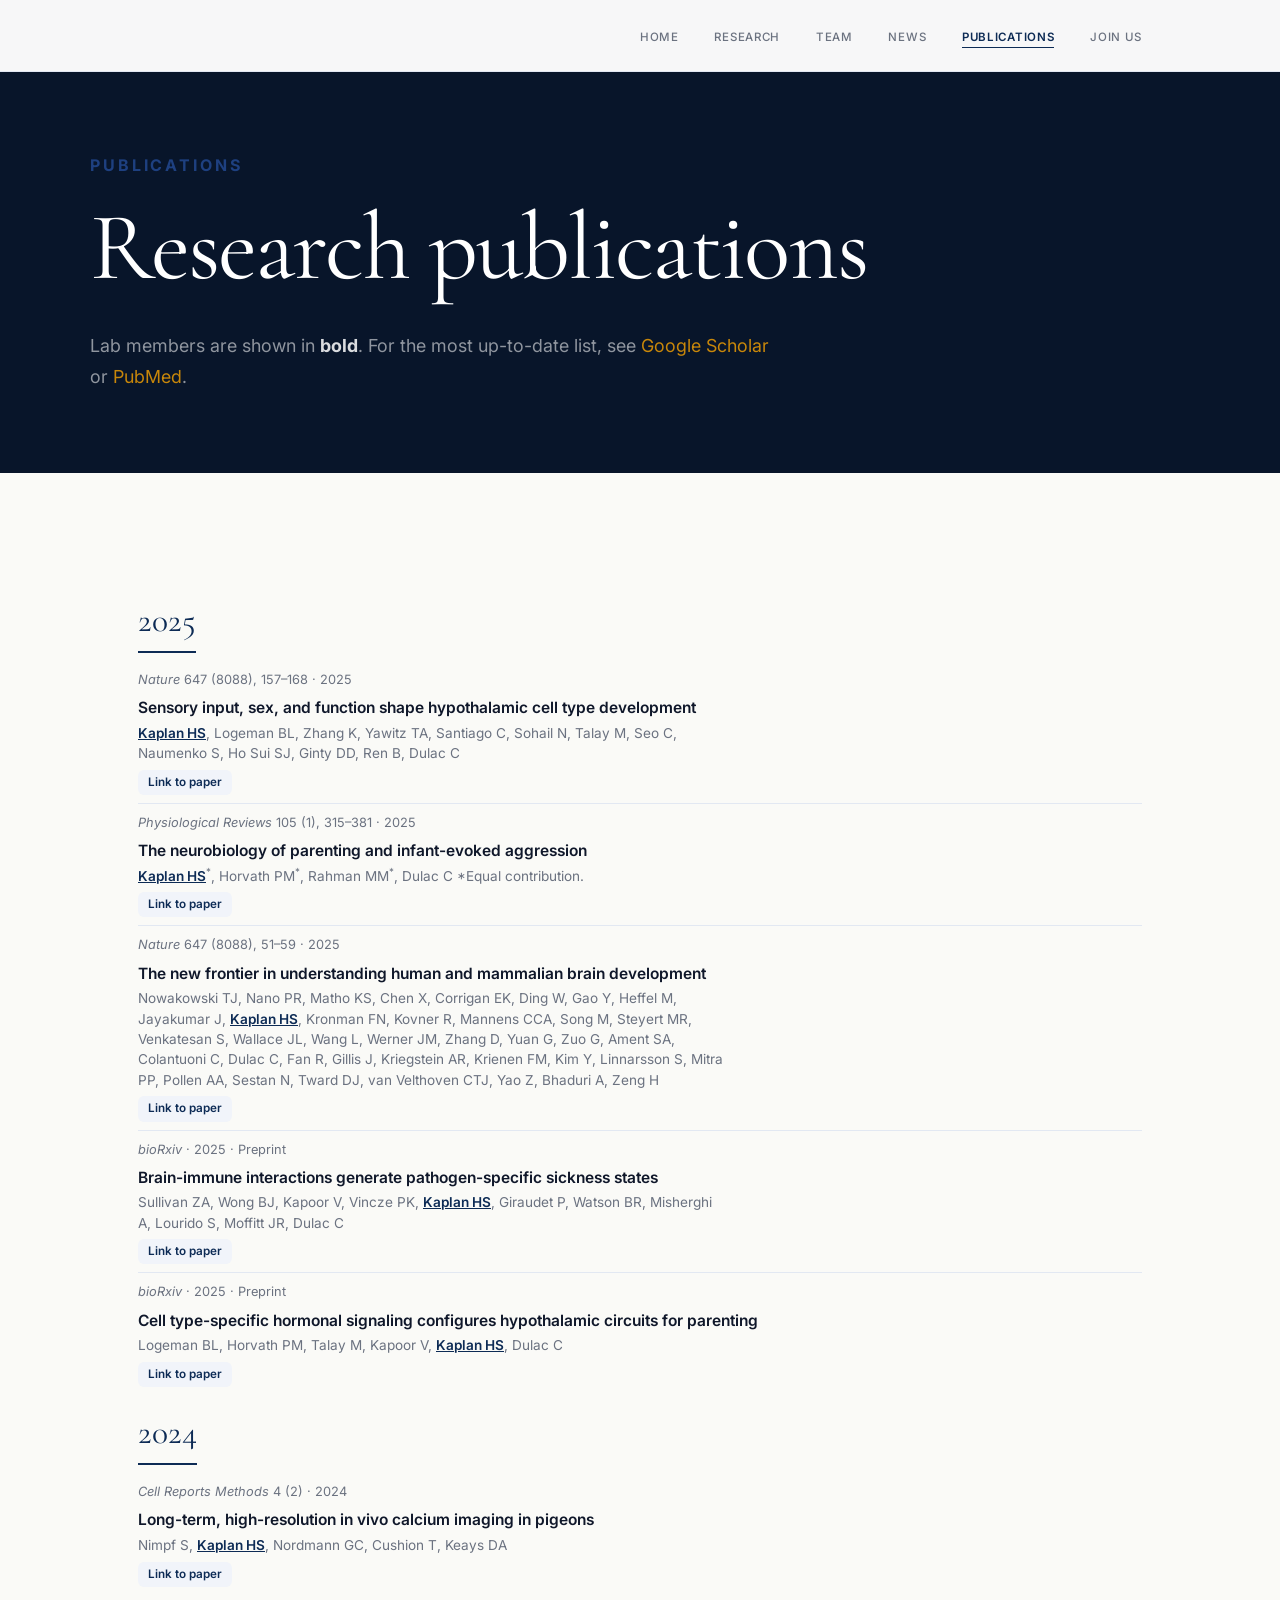
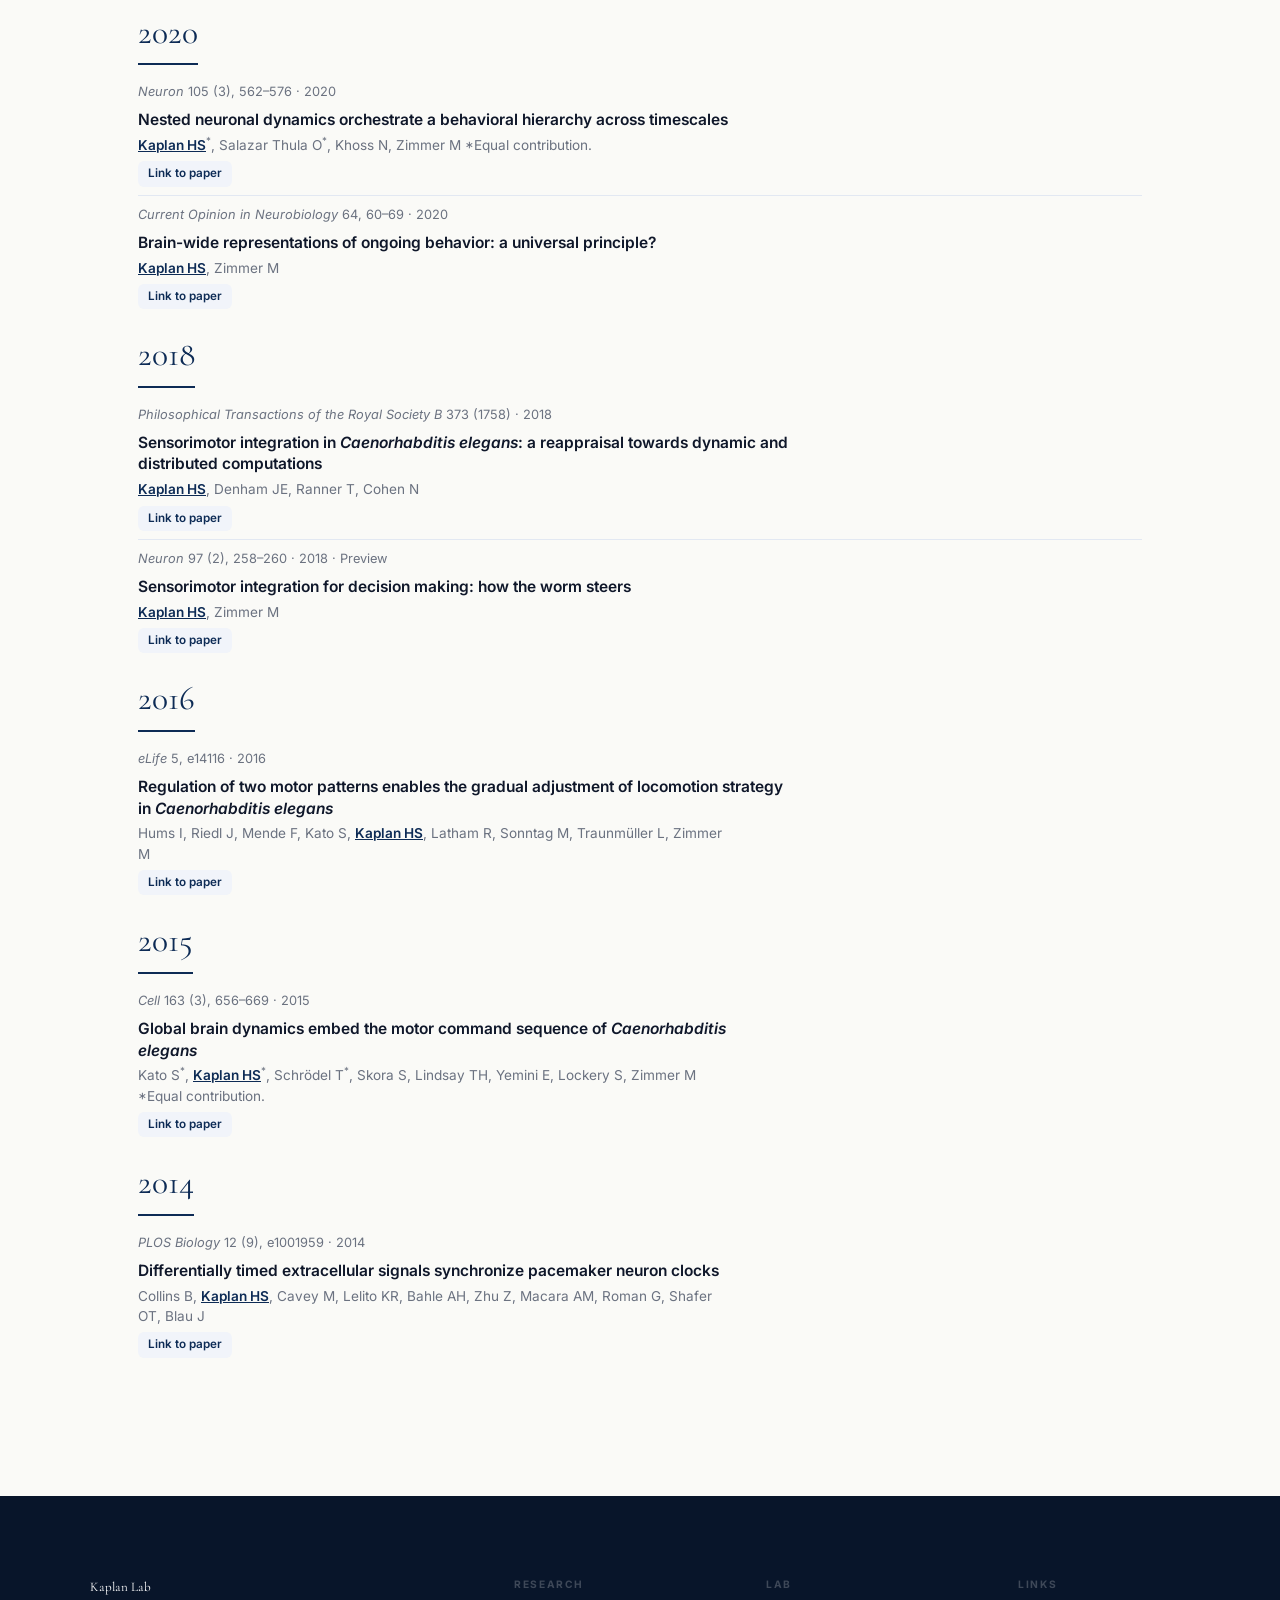
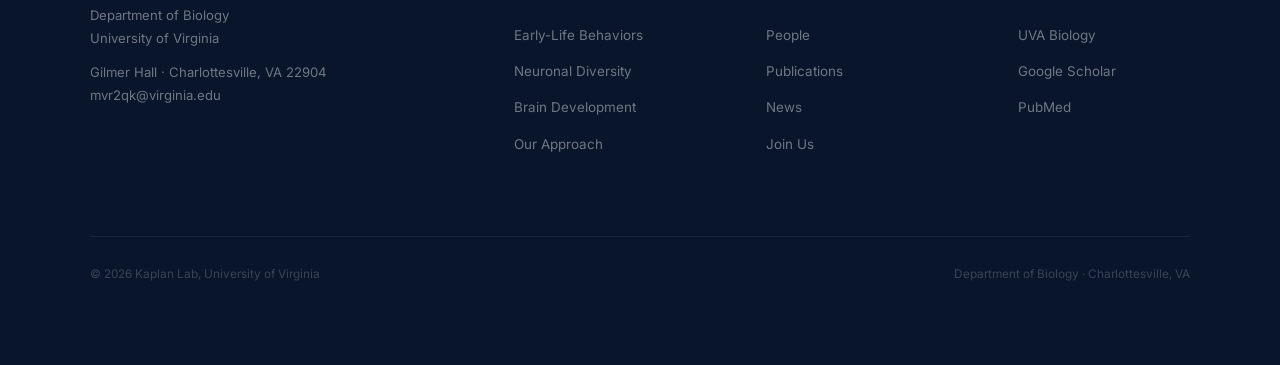
<file: publications.html>
<!DOCTYPE html>
<html lang="en">
<head>
  <meta charset="UTF-8">
  <meta name="viewport" content="width=device-width, initial-scale=1.0">
  <title>Publications — Kaplan Lab</title>
  <meta name="description" content="Publications from the Kaplan Lab at the University of Virginia.">
  <link rel="icon" type="image/svg+xml" href="data:image/svg+xml,<svg xmlns='http://www.w3.org/2000/svg' viewBox='0 0 32 32'><rect width='32' height='32' rx='7' fill='%2308152A'/><text x='16' y='23' font-family='Georgia,serif' font-size='19' fill='white' text-anchor='middle' font-style='italic'>K</text></svg>">
  <link rel="stylesheet" href="assets/css/styles.css">
</head>
<body>

<nav class="site-nav" aria-label="Main navigation">
  <div class="site-nav__inner">
    <a href="index.html" class="site-nav__logo">
      <span class="site-nav__logo-main">Kaplan Lab</span>
      <span class="site-nav__logo-sub">University of Virginia</span>
    </a>
    <button class="site-nav__hamburger" aria-label="Toggle menu" aria-expanded="false">
      <span></span><span></span><span></span>
    </button>
    <ul class="site-nav__links">
      <li><a href="index.html">Home</a></li>
      <li><a href="research.html">Research</a></li>
      <li><a href="people.html">Team</a></li>
      <li><a href="news.html">News</a></li>
      <li><a href="publications.html">Publications</a></li>
      <li><a href="contact.html">Join Us</a></li>
    </ul>
  </div>
</nav>

<header class="page-hero">
  <div class="page-hero__inner">
    <span class="section-label">Publications</span>
    <h1>Research publications</h1>
    <p class="lead">
      Lab members are shown in <strong style="color:rgba(255,255,255,.85);">bold</strong>.
      For the most up-to-date list, see
      <a href="https://scholar.google.com/citations?user=4YEVa78AAAAJ" target="_blank" rel="noopener" style="color:var(--amber);">Google Scholar</a>
      or
      <a href="https://pubmed.ncbi.nlm.nih.gov/?term=Kaplan+HS&cauthor_id=32396858" target="_blank" rel="noopener" style="color:var(--amber);">PubMed</a>.
    </p>
  </div>
</header>

<section class="section">
  <div class="container">



    <!-- 2025 -->
    <div class="pub-year-group">
      <div class="pub-year-group__label">2025</div>
      <div class="pub-list">

        <div class="pub-item" data-type="first">
          <div class="pub-item__content">
            <div class="pub-item__journal-line">
              <span class="pub-item__journal-info"><em>Nature</em> 647 (8088), 157–168 · 2025</span>
            </div>
            <p class="pub-item__title">
              Sensory input, sex, and function shape hypothalamic cell type development
            </p>
            <p class="pub-item__authors">
              <strong><u>Kaplan HS</u></strong>, Logeman BL, Zhang K, Yawitz TA, Santiago C, Sohail N, Talay M, Seo C, Naumenko S, Ho Sui SJ, Ginty DD, Ren B, Dulac C
            </p>
            <div class="pub-item__links">
              <a href="https://www.nature.com/articles/s41586-025-08603-0" target="_blank" rel="noopener" class="pub-link">Link to paper</a>
            </div>
          </div>
        </div>

        <div class="pub-item" data-type="review">
          <div class="pub-item__content">
            <div class="pub-item__journal-line">
              <span class="pub-item__journal-info"><em>Physiological Reviews</em> 105 (1), 315–381 · 2025</span>
            </div>
            <p class="pub-item__title">
              The neurobiology of parenting and infant-evoked aggression
            </p>
            <p class="pub-item__authors">
              <strong><u>Kaplan HS</u></strong><sup>*</sup>, Horvath PM<sup>*</sup>, Rahman MM<sup>*</sup>, Dulac C <span class="eq-contrib">*Equal contribution.</span>
            </p>
            <div class="pub-item__links">
              <a href="https://doi.org/10.1152/physrev.00036.2023" target="_blank" rel="noopener" class="pub-link">Link to paper</a>
            </div>
          </div>
        </div>

        <div class="pub-item" data-type="first">
          <div class="pub-item__content">
            <div class="pub-item__journal-line">
              <span class="pub-item__journal-info"><em>Nature</em> 647 (8088), 51–59 · 2025</span>
            </div>
            <p class="pub-item__title">
              The new frontier in understanding human and mammalian brain development
            </p>
            <p class="pub-item__authors">
              Nowakowski TJ, Nano PR, Matho KS, Chen X, Corrigan EK, Ding W, Gao Y, Heffel M, Jayakumar J, <strong><u>Kaplan HS</u></strong>, Kronman FN, Kovner R, Mannens CCA, Song M, Steyert MR, Venkatesan S, Wallace JL, Wang L, Werner JM, Zhang D, Yuan G, Zuo G, Ament SA, Colantuoni C, Dulac C, Fan R, Gillis J, Kriegstein AR, Krienen FM, Kim Y, Linnarsson S, Mitra PP, Pollen AA, Sestan N, Tward DJ, van Velthoven CTJ, Yao Z, Bhaduri A, Zeng H
            </p>
            <div class="pub-item__links">
              <a href="https://doi.org/10.1038/s41586-025-09652-1" target="_blank" rel="noopener" class="pub-link">Link to paper</a>
            </div>
          </div>
        </div>

        <div class="pub-item" data-type="preprint">
          <div class="pub-item__content">
            <div class="pub-item__journal-line">
              <span class="pub-item__journal-info"><em>bioRxiv</em> · 2025 · Preprint</span>
            </div>
            <p class="pub-item__title">
              Brain-immune interactions generate pathogen-specific sickness states
            </p>
            <p class="pub-item__authors">
              Sullivan ZA, Wong BJ, Kapoor V, Vincze PK, <strong><u>Kaplan HS</u></strong>, Giraudet P, Watson BR, Misherghi A, Lourido S, Moffitt JR, Dulac C
            </p>
            <div class="pub-item__links">
              <a href="https://doi.org/10.64898/2025.12.06.692770" target="_blank" rel="noopener" class="pub-link">Link to paper</a>
            </div>
          </div>
        </div>

        <div class="pub-item" data-type="preprint">
          <div class="pub-item__content">
            <div class="pub-item__journal-line">
              <span class="pub-item__journal-info"><em>bioRxiv</em> · 2025 · Preprint</span>
            </div>
            <p class="pub-item__title">
              Cell type-specific hormonal signaling configures hypothalamic circuits for parenting
            </p>
            <p class="pub-item__authors">
              Logeman BL, Horvath PM, Talay M, Kapoor V, <strong><u>Kaplan HS</u></strong>, Dulac C
            </p>
            <div class="pub-item__links">
              <a href="https://doi.org/10.64898/2025.12.11.693766" target="_blank" rel="noopener" class="pub-link">Link to paper</a>
            </div>
          </div>
        </div>

      </div>
    </div>

    <!-- 2024 -->
    <div class="pub-year-group">
      <div class="pub-year-group__label">2024</div>
      <div class="pub-list">

        <div class="pub-item" data-type="first">
          <div class="pub-item__content">
            <div class="pub-item__journal-line">
              <span class="pub-item__journal-info"><em>Cell Reports Methods</em> 4 (2) · 2024</span>
            </div>
            <p class="pub-item__title">
              Long-term, high-resolution in vivo calcium imaging in pigeons
            </p>
            <p class="pub-item__authors">
              Nimpf S, <strong><u>Kaplan HS</u></strong>, Nordmann GC, Cushion T, Keays DA
            </p>
            <div class="pub-item__links">
              <a href="https://doi.org/10.1016/j.crmeth.2024.100711" target="_blank" rel="noopener" class="pub-link">Link to paper</a>
            </div>
          </div>
        </div>

      </div>
    </div>

    <!-- 2020 -->
    <div class="pub-year-group">
      <div class="pub-year-group__label">2020</div>
      <div class="pub-list">

        <div class="pub-item" data-type="first">
          <div class="pub-item__content">
            <div class="pub-item__journal-line">
              <span class="pub-item__journal-info"><em>Neuron</em> 105 (3), 562–576 · 2020</span>
            </div>
            <p class="pub-item__title">
              Nested neuronal dynamics orchestrate a behavioral hierarchy across timescales
            </p>
            <p class="pub-item__authors">
              <strong><u>Kaplan HS</u></strong><sup>*</sup>, Salazar Thula O<sup>*</sup>, Khoss N, Zimmer M <span class="eq-contrib">*Equal contribution.</span>
            </p>
            <div class="pub-item__links">
              <a href="https://doi.org/10.1016/j.neuron.2019.10.037" target="_blank" rel="noopener" class="pub-link">Link to paper</a>
            </div>
          </div>
        </div>

        <div class="pub-item" data-type="first review">
          <div class="pub-item__content">
            <div class="pub-item__journal-line">
              <span class="pub-item__journal-info"><em>Current Opinion in Neurobiology</em> 64, 60–69 · 2020</span>
            </div>
            <p class="pub-item__title">
              Brain-wide representations of ongoing behavior: a universal principle?
            </p>
            <p class="pub-item__authors">
              <strong><u>Kaplan HS</u></strong>, Zimmer M
            </p>
            <div class="pub-item__links">
              <a href="https://doi.org/10.1016/j.conb.2020.02.008" target="_blank" rel="noopener" class="pub-link">Link to paper</a>
            </div>
          </div>
        </div>

      </div>
    </div>

    <!-- 2018 -->
    <div class="pub-year-group">
      <div class="pub-year-group__label">2018</div>
      <div class="pub-list">

        <div class="pub-item" data-type="first review">
          <div class="pub-item__content">
            <div class="pub-item__journal-line">
              <span class="pub-item__journal-info"><em>Philosophical Transactions of the Royal Society B</em> 373 (1758) · 2018</span>
            </div>
            <p class="pub-item__title">
              Sensorimotor integration in <em>Caenorhabditis elegans</em>: a reappraisal towards dynamic and distributed computations
            </p>
            <p class="pub-item__authors">
              <strong><u>Kaplan HS</u></strong>, Denham JE, Ranner T, Cohen N
            </p>
            <div class="pub-item__links">
              <a href="https://doi.org/10.1098/rstb.2018.0208" target="_blank" rel="noopener" class="pub-link">Link to paper</a>
            </div>
          </div>
        </div>

        <div class="pub-item" data-type="first">
          <div class="pub-item__content">
            <div class="pub-item__journal-line">
              <span class="pub-item__journal-info"><em>Neuron</em> 97 (2), 258–260 · 2018 · Preview</span>
            </div>
            <p class="pub-item__title">
              Sensorimotor integration for decision making: how the worm steers
            </p>
            <p class="pub-item__authors">
              <strong><u>Kaplan HS</u></strong>, Zimmer M
            </p>
            <div class="pub-item__links">
              <a href="https://doi.org/10.1016/j.neuron.2017.12.042" target="_blank" rel="noopener" class="pub-link">Link to paper</a>
            </div>
          </div>
        </div>

      </div>
    </div>

    <!-- 2016 -->
    <div class="pub-year-group">
      <div class="pub-year-group__label">2016</div>
      <div class="pub-list">

        <div class="pub-item" data-type="first">
          <div class="pub-item__content">
            <div class="pub-item__journal-line">
              <span class="pub-item__journal-info"><em>eLife</em> 5, e14116 · 2016</span>
            </div>
            <p class="pub-item__title">
              Regulation of two motor patterns enables the gradual adjustment of locomotion strategy in <em>Caenorhabditis elegans</em>
            </p>
            <p class="pub-item__authors">
              Hums I, Riedl J, Mende F, Kato S, <strong><u>Kaplan HS</u></strong>, Latham R, Sonntag M, Traunmüller L, Zimmer M
            </p>
            <div class="pub-item__links">
              <a href="https://doi.org/10.7554/eLife.14116" target="_blank" rel="noopener" class="pub-link">Link to paper</a>
            </div>
          </div>
        </div>

      </div>
    </div>

    <!-- 2015 -->
    <div class="pub-year-group">
      <div class="pub-year-group__label">2015</div>
      <div class="pub-list">

        <div class="pub-item" data-type="first">
          <div class="pub-item__content">
            <div class="pub-item__journal-line">
              <span class="pub-item__journal-info"><em>Cell</em> 163 (3), 656–669 · 2015</span>
            </div>
            <p class="pub-item__title">
              Global brain dynamics embed the motor command sequence of <em>Caenorhabditis elegans</em>
            </p>
            <p class="pub-item__authors">
              Kato S<sup>*</sup>, <strong><u>Kaplan HS</u></strong><sup>*</sup>, Schrödel T<sup>*</sup>, Skora S, Lindsay TH, Yemini E, Lockery S, Zimmer M <span class="eq-contrib">*Equal contribution.</span>
            </p>
            <div class="pub-item__links">
              <a href="https://doi.org/10.1016/j.cell.2015.09.034" target="_blank" rel="noopener" class="pub-link">Link to paper</a>
            </div>
          </div>
        </div>

      </div>
    </div>

    <!-- 2014 -->
    <div class="pub-year-group">
      <div class="pub-year-group__label">2014</div>
      <div class="pub-list">

        <div class="pub-item" data-type="first">
          <div class="pub-item__content">
            <div class="pub-item__journal-line">
              <span class="pub-item__journal-info"><em>PLOS Biology</em> 12 (9), e1001959 · 2014</span>
            </div>
            <p class="pub-item__title">
              Differentially timed extracellular signals synchronize pacemaker neuron clocks
            </p>
            <p class="pub-item__authors">
              Collins B, <strong><u>Kaplan HS</u></strong>, Cavey M, Lelito KR, Bahle AH, Zhu Z, Macara AM, Roman G, Shafer OT, Blau J
            </p>
            <div class="pub-item__links">
              <a href="https://doi.org/10.1371/journal.pbio.1001959" target="_blank" rel="noopener" class="pub-link">Link to paper</a>
            </div>
          </div>
        </div>

      </div>
    </div>

  </div><!-- /container -->
</section>

<footer class="site-footer">
  <div class="site-footer__grid">
    <div class="footer-brand">
      <p class="footer-brand__name">Kaplan Lab</p>
      <p>Department of Biology<br>University of Virginia</p>
      <p style="margin-top:12px;">Gilmer Hall · Charlottesville, VA 22904<br><a href="mailto:mvr2qk@virginia.edu">mvr2qk@virginia.edu</a></p>
    </div>
    <div class="footer-nav">
      <p class="footer-nav__title">Research</p>
      <ul>
        <li><a href="research.html#early-life">Early-Life Behaviors</a></li>
        <li><a href="research.html#neuronal-diversity">Neuronal Diversity</a></li>
        <li><a href="research.html#development">Brain Development</a></li>
        <li><a href="research.html#approach">Our Approach</a></li>
      </ul>
    </div>
    <div class="footer-nav">
      <p class="footer-nav__title">Lab</p>
      <ul>
        <li><a href="people.html">People</a></li>
        <li><a href="publications.html">Publications</a></li>
        <li><a href="news.html">News</a></li>
        <li><a href="contact.html">Join Us</a></li>
      </ul>
    </div>
    <div class="footer-nav">
      <p class="footer-nav__title">Links</p>
      <ul>
        <li><a href="https://bio.as.virginia.edu" target="_blank" rel="noopener">UVA Biology</a></li>
        <li><a href="https://scholar.google.com/citations?user=4YEVa78AAAAJ" target="_blank" rel="noopener">Google Scholar</a></li>
        <li><a href="https://pubmed.ncbi.nlm.nih.gov/?term=Kaplan+HS&cauthor_id=32396858" target="_blank" rel="noopener">PubMed</a></li>
      </ul>
    </div>
  </div>
  <div class="site-footer__bottom">
    <span>&copy; 2026 Kaplan Lab, University of Virginia</span>
    <span>Department of Biology · Charlottesville, VA</span>
  </div>
</footer>

<script src="assets/js/main.js"></script>
</body>
</html>
</file>
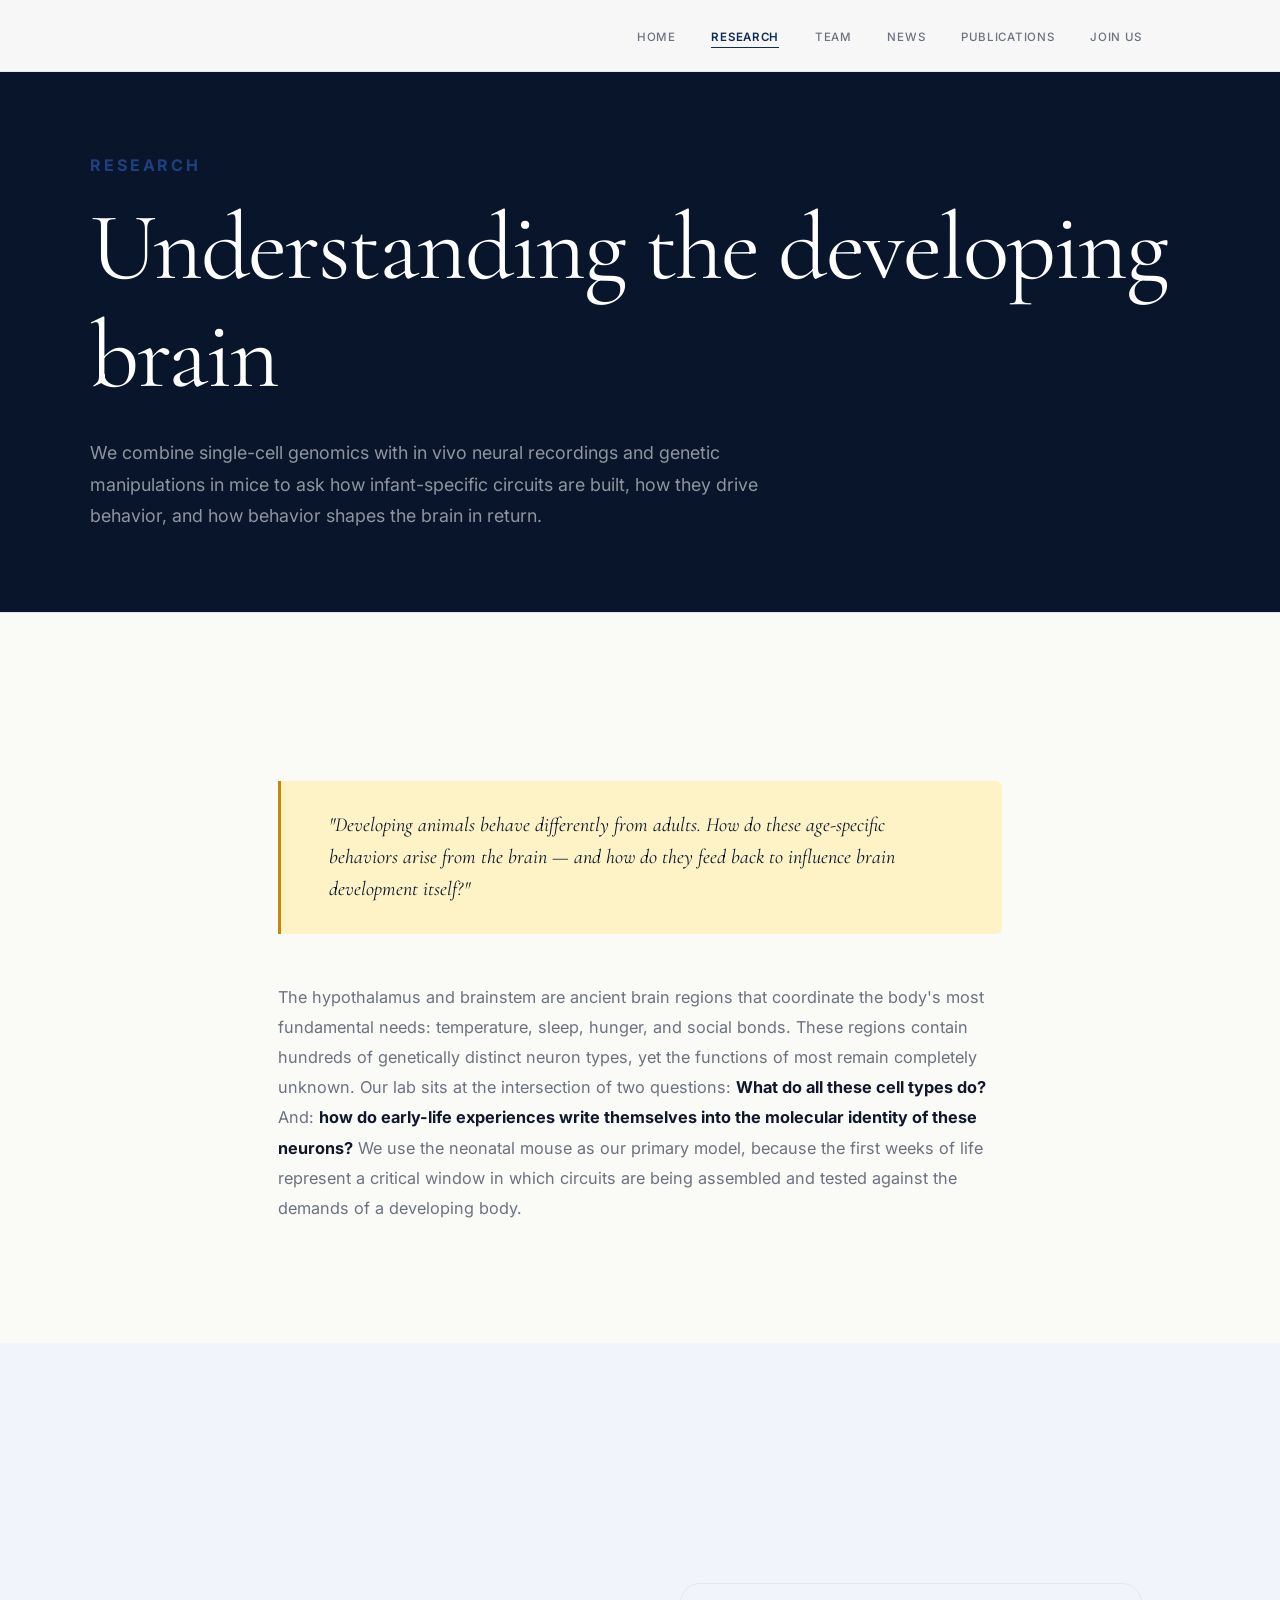
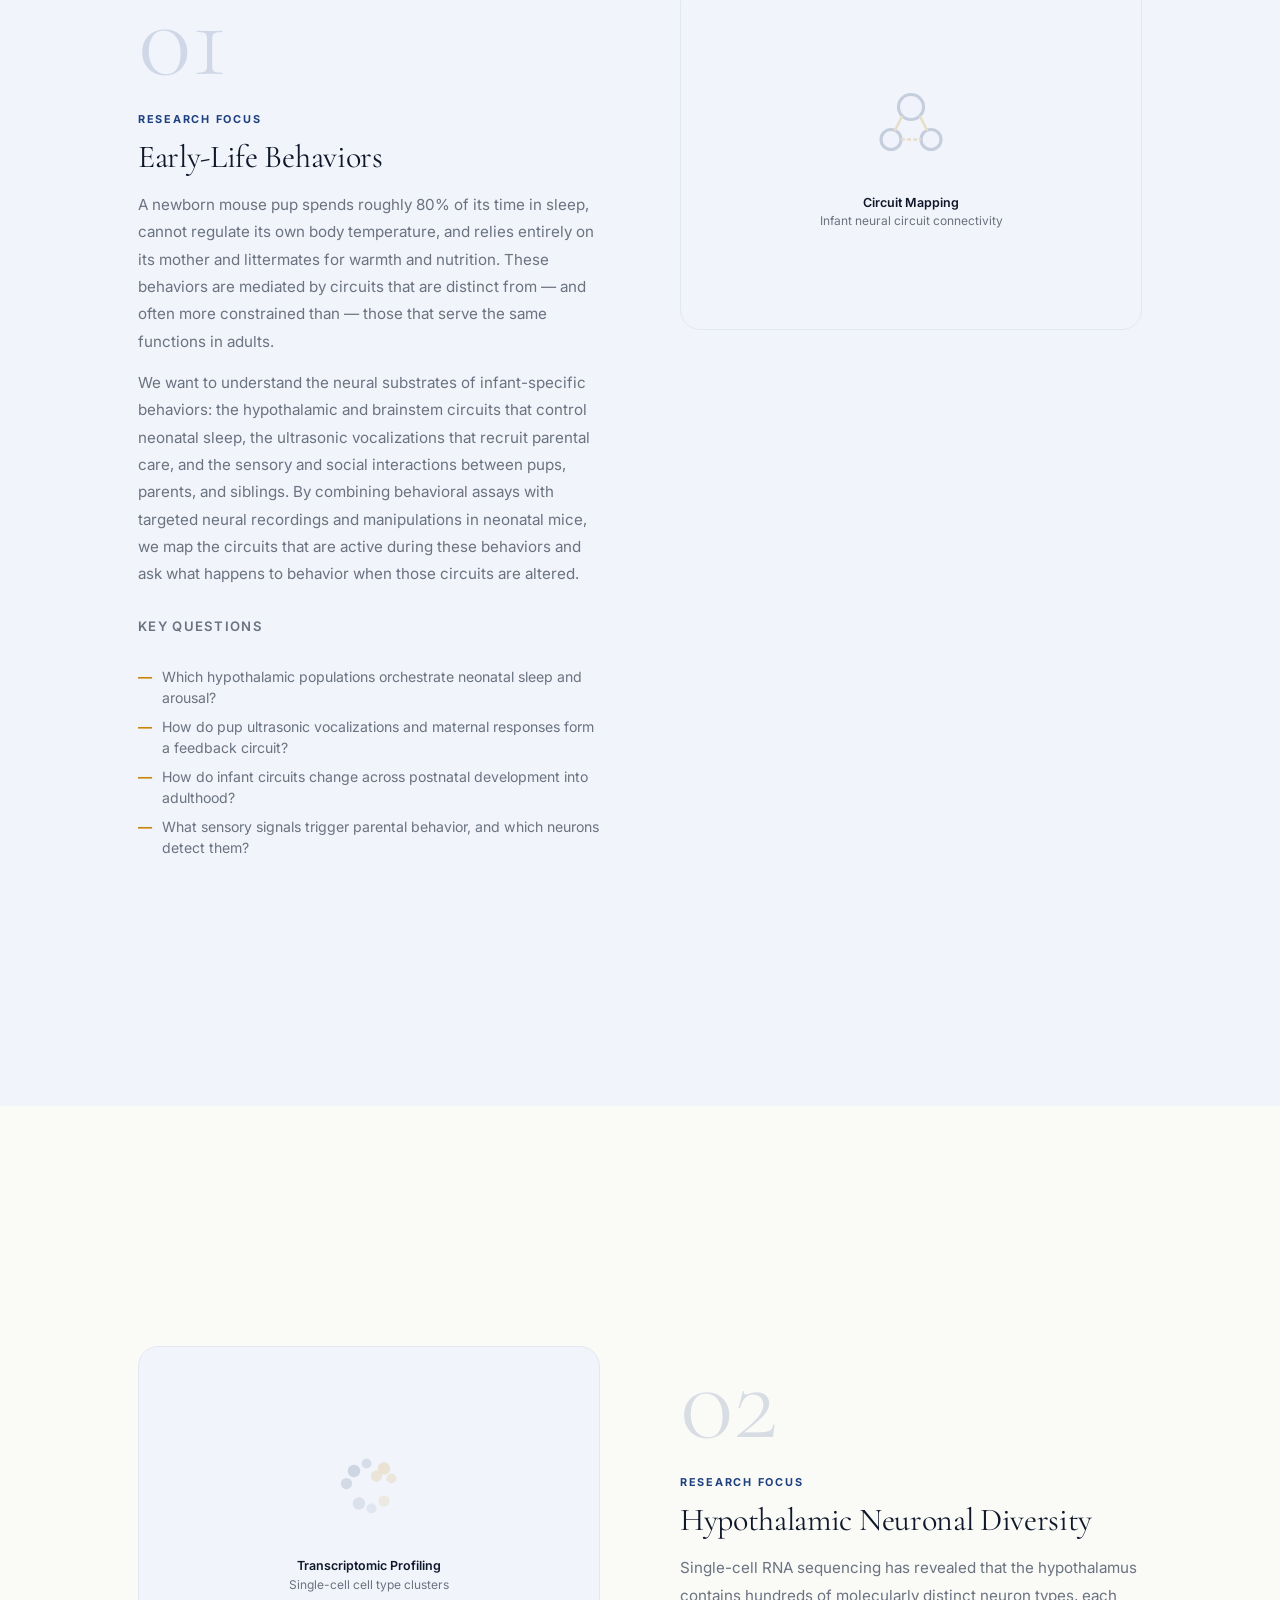
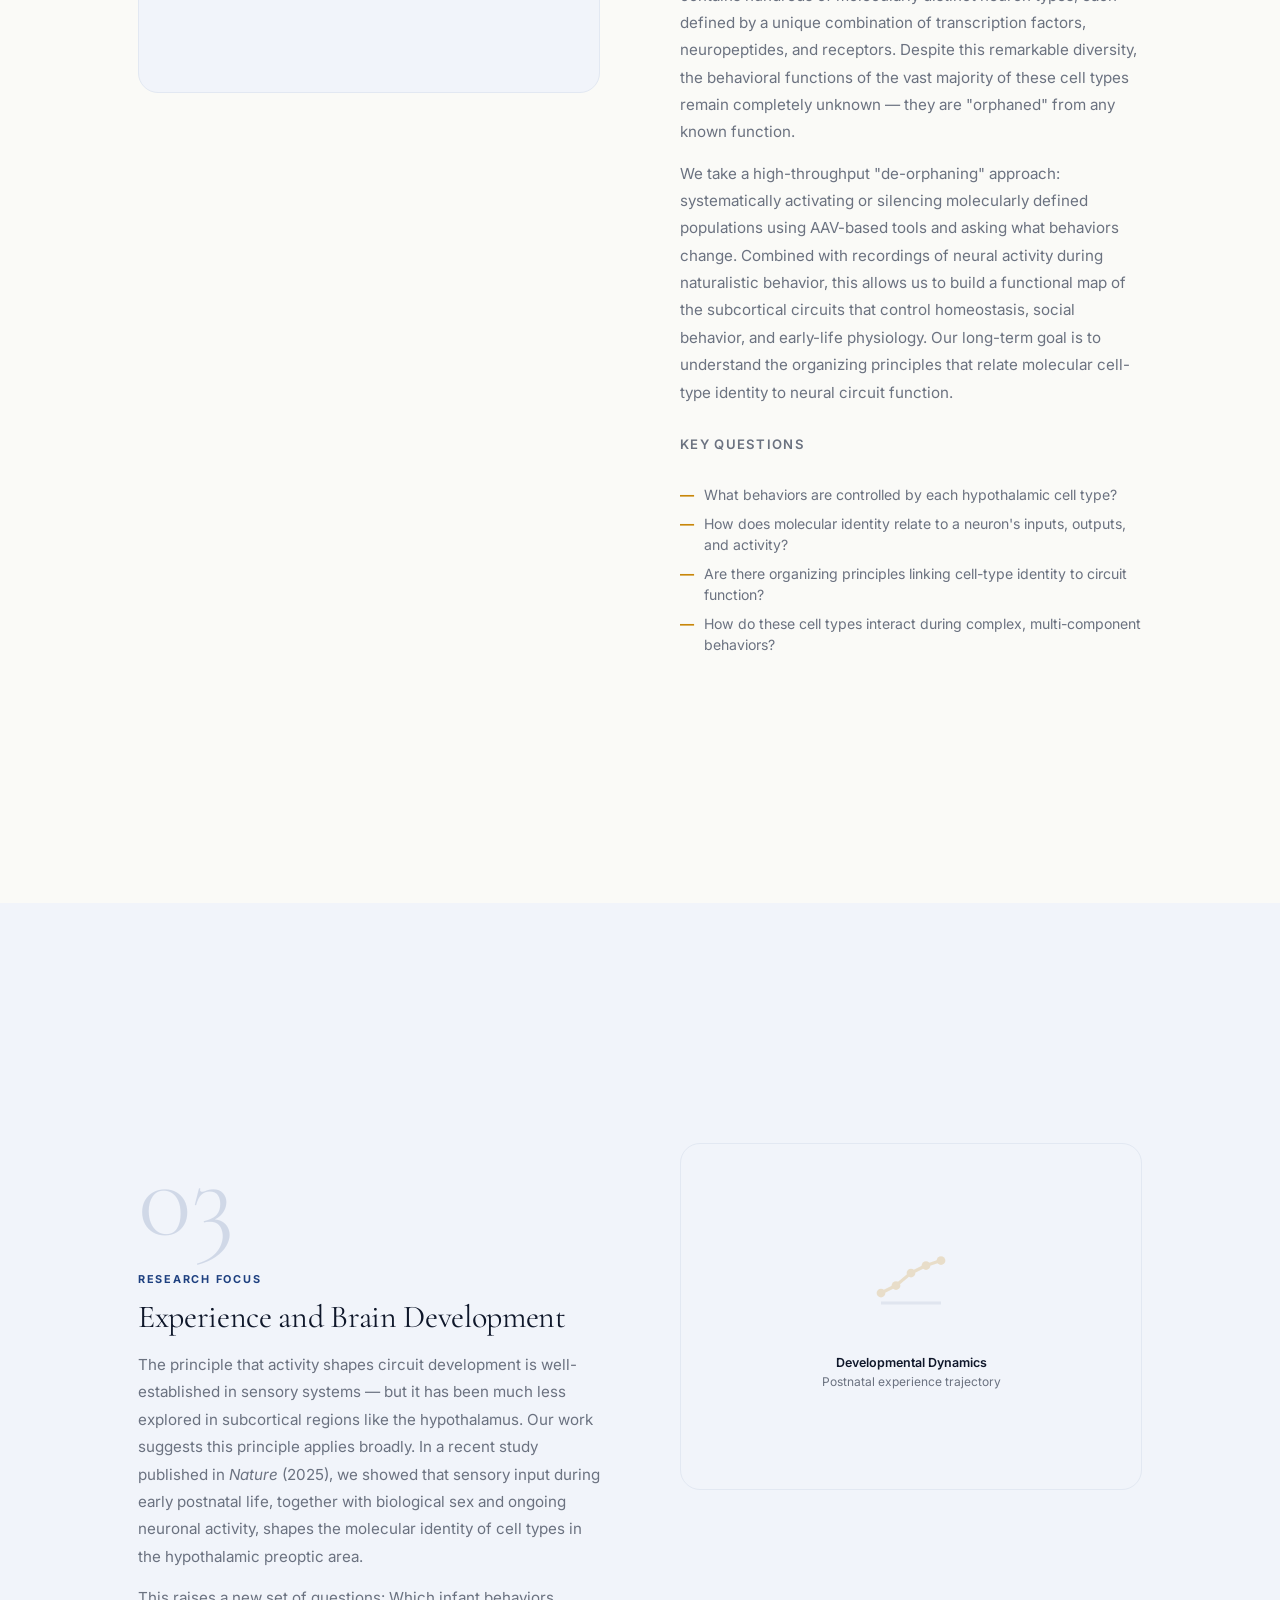
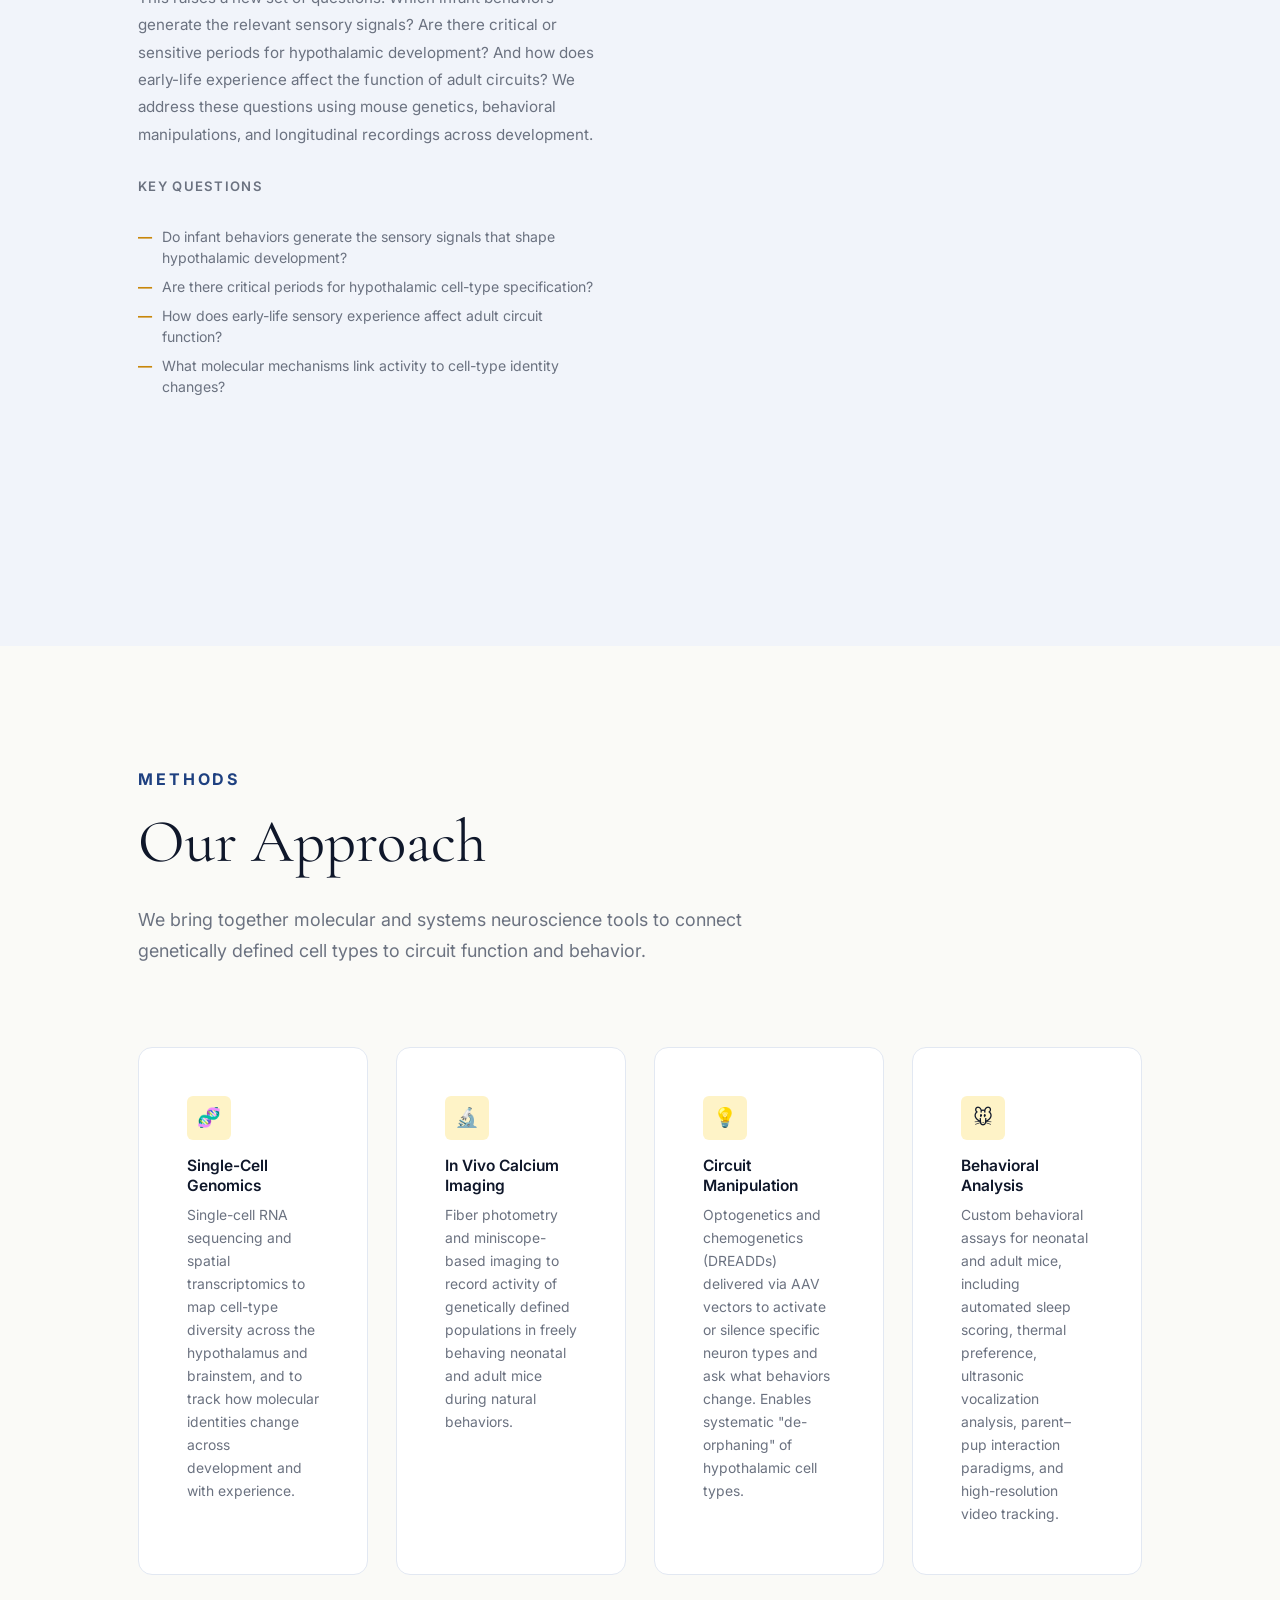
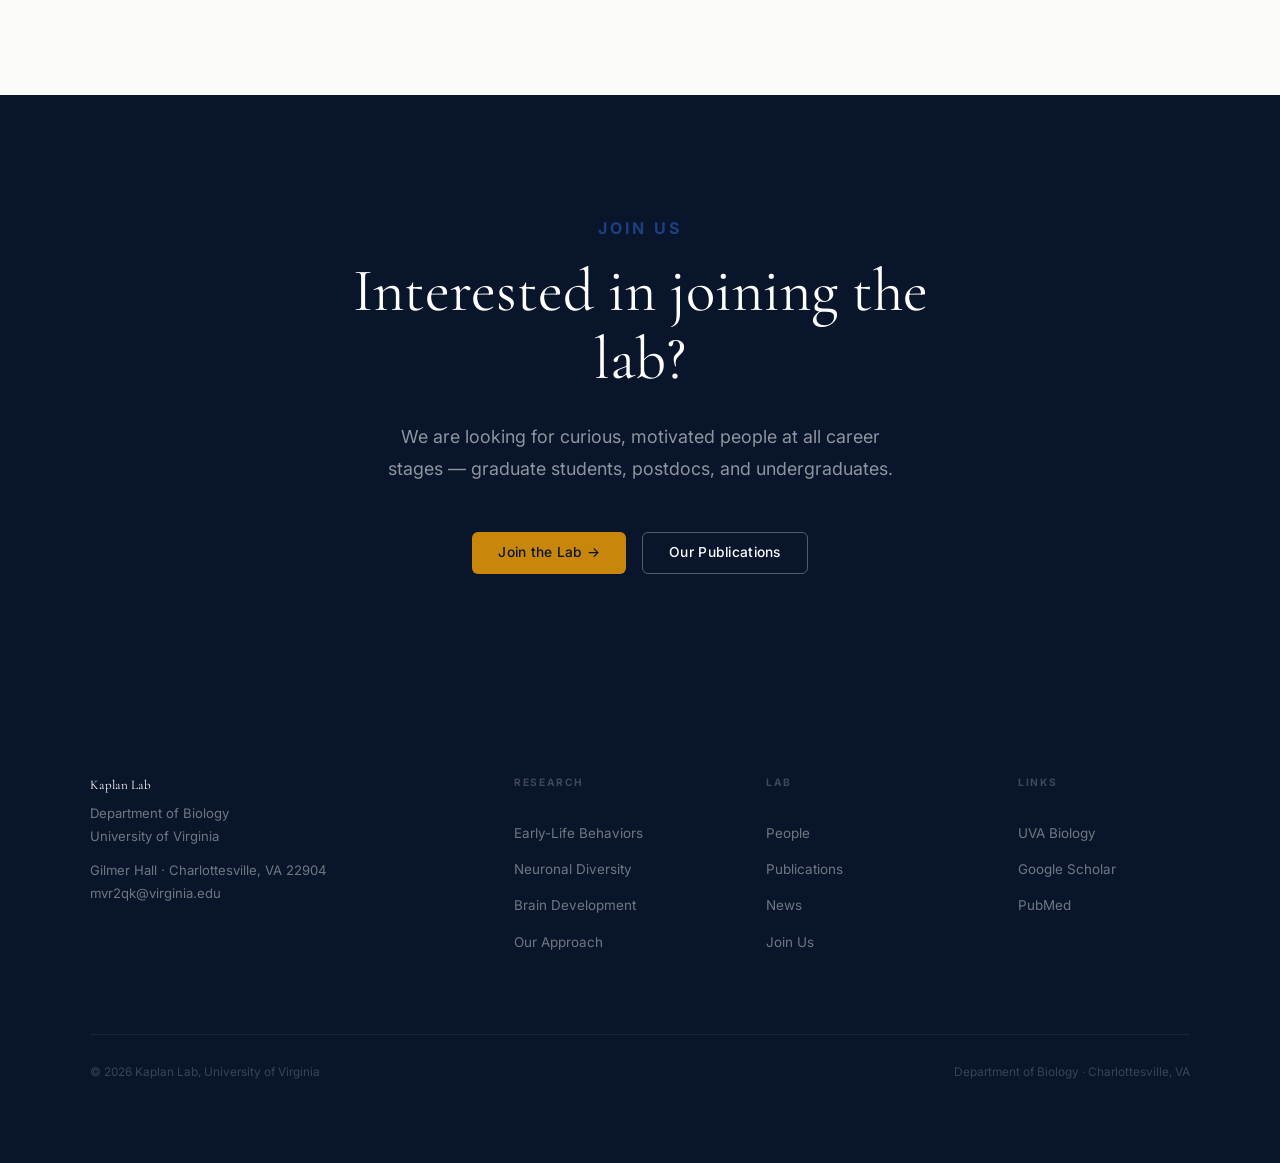
<file: research.html>
<!DOCTYPE html>
<html lang="en">
<head>
  <meta charset="UTF-8">
  <meta name="viewport" content="width=device-width, initial-scale=1.0">
  <title>Research — Kaplan Lab</title>
  <meta name="description" content="Research in the Kaplan Lab: early-life behaviors, hypothalamic neuronal diversity, and brain development in mice.">
  <link rel="icon" type="image/svg+xml" href="data:image/svg+xml,<svg xmlns='http://www.w3.org/2000/svg' viewBox='0 0 32 32'><rect width='32' height='32' rx='7' fill='%2308152A'/><text x='16' y='23' font-family='Georgia,serif' font-size='19' fill='white' text-anchor='middle' font-style='italic'>K</text></svg>">
  <link rel="stylesheet" href="assets/css/styles.css">
</head>
<body>

<nav class="site-nav" aria-label="Main navigation">
  <div class="site-nav__inner">
    <a href="index.html" class="site-nav__logo">
      <span class="site-nav__logo-main">Kaplan Lab</span>
      <span class="site-nav__logo-sub">University of Virginia</span>
    </a>
    <button class="site-nav__hamburger" aria-label="Toggle menu" aria-expanded="false">
      <span></span><span></span><span></span>
    </button>
    <ul class="site-nav__links">
      <li><a href="index.html">Home</a></li>
      <li><a href="research.html">Research</a></li>
      <li><a href="people.html">Team</a></li>
      <li><a href="news.html">News</a></li>
      <li><a href="publications.html">Publications</a></li>
      <li><a href="contact.html">Join Us</a></li>
    </ul>
  </div>
</nav>

<!-- PAGE HERO -->
<header class="page-hero">
  <div class="page-hero__inner">
    <span class="section-label">Research</span>
    <h1>Understanding the developing brain</h1>
    <p class="lead">
      We combine single-cell genomics with in vivo neural recordings and genetic
      manipulations in mice to ask how infant-specific circuits are built, how they
      drive behavior, and how behavior shapes the brain in return.
    </p>
  </div>
</header>

<!-- OVERVIEW -->
<section class="section section--border">
  <div class="container" style="max-width:820px;">
    <div class="callout" data-reveal>
      <p>
        "Developing animals behave differently from adults. How do these age-specific
        behaviors arise from the brain — and how do they feed back to influence
        brain development itself?"
      </p>
    </div>
    <p style="font-size:1.02rem; line-height:1.85; color:var(--muted); max-width:none;" data-reveal>
      The hypothalamus and brainstem are ancient brain regions that coordinate the
      body's most fundamental needs: temperature, sleep, hunger, and social bonds.
      These regions contain hundreds of genetically distinct neuron types, yet the
      functions of most remain completely unknown. Our lab sits at the intersection
      of two questions: <strong style="color:var(--text);">What do all these cell types do?</strong>
      And: <strong style="color:var(--text);">how do early-life experiences write themselves
      into the molecular identity of these neurons?</strong> We use the neonatal mouse
      as our primary model, because the first weeks of life represent a critical window
      in which circuits are being assembled and tested against the demands of a
      developing body.
    </p>
  </div>
</section>

<!-- RESEARCH AREA 1 -->
<section class="section section--alt" id="early-life">
  <div class="container">
    <div class="research-area" data-reveal>
      <div>
        <div class="research-area__num">01</div>
        <span class="research-area__tag">Research Focus</span>
        <h3>Early-Life Behaviors</h3>
        <div class="research-area__body">
          <p>
            A newborn mouse pup spends roughly 80% of its time in sleep, cannot
            regulate its own body temperature, and relies entirely on its mother and
            littermates for warmth and nutrition. These behaviors are mediated by
            circuits that are distinct from — and often more constrained than — those
            that serve the same functions in adults.
          </p>
          <p>
            We want to understand the neural substrates of infant-specific behaviors:
            the hypothalamic and brainstem circuits that control neonatal sleep, the
            ultrasonic vocalizations that recruit parental care, and the sensory and
            social interactions between pups, parents, and siblings. By combining
            behavioral assays with targeted neural recordings and manipulations in
            neonatal mice, we map the circuits that are active during these behaviors
            and ask what happens to behavior when those circuits are altered.
          </p>
        </div>
        <p style="font-size:.82rem; font-weight:600; color:var(--muted); text-transform:uppercase; letter-spacing:.1em; margin-bottom:12px;">Key Questions</p>
        <ul class="research-area__qs">
          <li>Which hypothalamic populations orchestrate neonatal sleep and arousal?</li>
          <li>How do pup ultrasonic vocalizations and maternal responses form a feedback circuit?</li>
          <li>How do infant circuits change across postnatal development into adulthood?</li>
          <li>What sensory signals trigger parental behavior, and which neurons detect them?</li>
        </ul>
      </div>
      <div class="research-visual" aria-label="Early-life neural circuit mapping diagram">
        <div class="research-visual-placeholder">
          <svg width="80" height="80" viewBox="0 0 64 64" fill="none" xmlns="http://www.w3.org/2000/svg">
            <circle cx="32" cy="20" r="10" stroke="#1B3A6B" stroke-width="2.5" fill="#EEF2FF"/>
            <circle cx="16" cy="46" r="8" stroke="#1B3A6B" stroke-width="2.5" fill="#EEF2FF"/>
            <circle cx="48" cy="46" r="8" stroke="#1B3A6B" stroke-width="2.5" fill="#EEF2FF"/>
            <line x1="25" y1="27" x2="19" y2="39" stroke="#C8870A" stroke-width="2"/>
            <line x1="39" y1="27" x2="45" y2="39" stroke="#C8870A" stroke-width="2"/>
            <line x1="24" y1="46" x2="40" y2="46" stroke="#C8870A" stroke-width="2" stroke-dasharray="3,2"/>
          </svg>
          <p style="font-weight:600; color:var(--text); font-style:normal; margin-top:8px;">Circuit Mapping</p>
          <p style="font-size:0.75rem; color:var(--muted); font-style:normal;">Infant neural circuit connectivity</p>
        </div>
      </div>
    </div>
  </div>
</section>

<!-- RESEARCH AREA 2 -->
<section class="section" id="neuronal-diversity">
  <div class="container">
    <div class="research-area research-area--flip" data-reveal>
      <div>
        <div class="research-area__num">02</div>
        <span class="research-area__tag">Research Focus</span>
        <h3>Hypothalamic Neuronal Diversity</h3>
        <div class="research-area__body">
          <p>
            Single-cell RNA sequencing has revealed that the hypothalamus contains
            hundreds of molecularly distinct neuron types, each defined by a unique
            combination of transcription factors, neuropeptides, and receptors. Despite
            this remarkable diversity, the behavioral functions of the vast majority
            of these cell types remain completely unknown — they are "orphaned"
            from any known function.
          </p>
          <p>
            We take a high-throughput "de-orphaning" approach: systematically
            activating or silencing molecularly defined populations using AAV-based
            tools and asking what behaviors change. Combined with recordings of
            neural activity during naturalistic behavior, this allows us to build a
            functional map of the subcortical circuits that control homeostasis,
            social behavior, and early-life physiology. Our long-term goal is to
            understand the organizing principles that relate molecular cell-type
            identity to neural circuit function.
          </p>
        </div>
        <p style="font-size:.82rem; font-weight:600; color:var(--muted); text-transform:uppercase; letter-spacing:.1em; margin-bottom:12px;">Key Questions</p>
        <ul class="research-area__qs">
          <li>What behaviors are controlled by each hypothalamic cell type?</li>
          <li>How does molecular identity relate to a neuron's inputs, outputs, and activity?</li>
          <li>Are there organizing principles linking cell-type identity to circuit function?</li>
          <li>How do these cell types interact during complex, multi-component behaviors?</li>
        </ul>
      </div>
      <div class="research-visual" aria-label="Single-cell transcriptomic cluster visualization">
        <div class="research-visual-placeholder">
          <svg width="80" height="80" viewBox="0 0 64 64" fill="none" xmlns="http://www.w3.org/2000/svg">
            <circle cx="20" cy="20" r="5" fill="#1B3A6B" opacity=".8"/>
            <circle cx="30" cy="14" r="4" fill="#1B3A6B" opacity=".6"/>
            <circle cx="14" cy="30" r="4.5" fill="#1B3A6B" opacity=".7"/>
            <circle cx="44" cy="18" r="5" fill="#C8870A" opacity=".8"/>
            <circle cx="50" cy="26" r="4" fill="#C8870A" opacity=".6"/>
            <circle cx="38" cy="24" r="4.5" fill="#C8870A" opacity=".7"/>
            <circle cx="24" cy="46" r="5" fill="#1B3A6B" opacity=".5"/>
            <circle cx="34" cy="50" r="4" fill="#1B3A6B" opacity=".4"/>
            <circle cx="44" cy="44" r="4.5" fill="#C8870A" opacity=".5"/>
          </svg>
          <p style="font-weight:600; color:var(--text); font-style:normal; margin-top:8px;">Transcriptomic Profiling</p>
          <p style="font-size:0.75rem; color:var(--muted); font-style:normal;">Single-cell cell type clusters</p>
        </div>
      </div>
    </div>
  </div>
</section>

<!-- RESEARCH AREA 3 -->
<section class="section section--alt" id="development">
  <div class="container">
    <div class="research-area" data-reveal>
      <div>
        <div class="research-area__num">03</div>
        <span class="research-area__tag">Research Focus</span>
        <h3>Experience and Brain Development</h3>
        <div class="research-area__body">
          <p>
            The principle that activity shapes circuit development is well-established
            in sensory systems — but it has been much less explored in subcortical
            regions like the hypothalamus. Our work suggests this principle applies
            broadly. In a recent study published in <em>Nature</em> (2025), we showed
            that sensory input during early postnatal life, together with biological
            sex and ongoing neuronal activity, shapes the molecular identity of cell
            types in the hypothalamic preoptic area.
          </p>
          <p>
            This raises a new set of questions: Which infant behaviors generate the
            relevant sensory signals? Are there critical or sensitive periods for
            hypothalamic development? And how does early-life experience affect the
            function of adult circuits? We address these questions using mouse genetics,
            behavioral manipulations, and longitudinal recordings across development.
          </p>
        </div>
        <p style="font-size:.82rem; font-weight:600; color:var(--muted); text-transform:uppercase; letter-spacing:.1em; margin-bottom:12px;">Key Questions</p>
        <ul class="research-area__qs">
          <li>Do infant behaviors generate the sensory signals that shape hypothalamic development?</li>
          <li>Are there critical periods for hypothalamic cell-type specification?</li>
          <li>How does early-life sensory experience affect adult circuit function?</li>
          <li>What molecular mechanisms link activity to cell-type identity changes?</li>
        </ul>
      </div>
      <div class="research-visual" aria-label="Developmental trajectory analysis diagram">
        <div class="research-visual-placeholder">
          <svg width="80" height="80" viewBox="0 0 64 64" fill="none" xmlns="http://www.w3.org/2000/svg">
            <line x1="8" y1="48" x2="56" y2="48" stroke="#1B3A6B" stroke-width="2.5" opacity=".4"/>
            <polyline points="8,40 20,34 32,24 44,18 56,14" stroke="#C8870A" stroke-width="2.5" stroke-linecap="round" stroke-linejoin="round"/>
            <circle cx="8" cy="40" r="3.5" fill="#C8870A"/>
            <circle cx="20" cy="34" r="3.5" fill="#C8870A"/>
            <circle cx="32" cy="24" r="3.5" fill="#C8870A"/>
            <circle cx="44" cy="18" r="3.5" fill="#C8870A"/>
            <circle cx="56" cy="14" r="3.5" fill="#C8870A"/>
          </svg>
          <p style="font-weight:600; color:var(--text); font-style:normal; margin-top:8px;">Developmental Dynamics</p>
          <p style="font-size:0.75rem; color:var(--muted); font-style:normal;">Postnatal experience trajectory</p>
        </div>
      </div>
    </div>
  </div>
</section>

<!-- APPROACH -->
<section class="section" id="approach">
  <div class="container">
    <div class="section-intro" data-reveal>
      <span class="section-label">Methods</span>
      <h2>Our Approach</h2>
      <p class="lead mt-md">
        We bring together molecular and systems neuroscience tools to connect
        genetically defined cell types to circuit function and behavior.
      </p>
    </div>

    <div class="approach-grid" data-reveal-stagger>
      <div class="approach-card">
        <div class="approach-card__icon">🧬</div>
        <h4>Single-Cell Genomics</h4>
        <p>
          Single-cell RNA sequencing and spatial transcriptomics to map cell-type
          diversity across the hypothalamus and brainstem, and to track how molecular
          identities change across development and with experience.
        </p>
      </div>
      <div class="approach-card">
        <div class="approach-card__icon">🔬</div>
        <h4>In Vivo Calcium Imaging</h4>
        <p>
          Fiber photometry and miniscope-based imaging to record activity of
          genetically defined populations in freely behaving neonatal and adult mice
          during natural behaviors.
        </p>
      </div>
      <div class="approach-card">
        <div class="approach-card__icon">💡</div>
        <h4>Circuit Manipulation</h4>
        <p>
          Optogenetics and chemogenetics (DREADDs) delivered via AAV vectors to
          activate or silence specific neuron types and ask what behaviors change.
          Enables systematic "de-orphaning" of hypothalamic cell types.
        </p>
      </div>
      <div class="approach-card">
        <div class="approach-card__icon">🐭</div>
        <h4>Behavioral Analysis</h4>
        <p>
          Custom behavioral assays for neonatal and adult mice, including automated
          sleep scoring, thermal preference, ultrasonic vocalization analysis,
          parent–pup interaction paradigms, and high-resolution video tracking.
        </p>
      </div>
    </div>
  </div>
</section>

<!-- JOIN CTA -->
<section class="section section--dark cta-section">
  <div class="cta-section__inner" data-reveal>
    <span class="section-label">Join Us</span>
    <h2>Interested in joining the lab?</h2>
    <p class="lead">
      We are looking for curious, motivated people at all career stages — graduate
      students, postdocs, and undergraduates.
    </p>
    <div style="display:flex; gap:var(--sp-sm); justify-content:center; flex-wrap:wrap; margin-top:var(--sp-lg);">
      <a href="contact.html" class="btn btn--primary">Join the Lab →</a>
      <a href="publications.html" class="btn btn--outline">Our Publications</a>
    </div>
  </div>
</section>

<footer class="site-footer">
  <div class="site-footer__grid">
    <div class="footer-brand">
      <p class="footer-brand__name">Kaplan Lab</p>
      <p>Department of Biology<br>University of Virginia</p>
      <p style="margin-top:12px;">Gilmer Hall · Charlottesville, VA 22904<br><a href="mailto:mvr2qk@virginia.edu">mvr2qk@virginia.edu</a></p>
    </div>
    <div class="footer-nav">
      <p class="footer-nav__title">Research</p>
      <ul>
        <li><a href="#early-life">Early-Life Behaviors</a></li>
        <li><a href="#neuronal-diversity">Neuronal Diversity</a></li>
        <li><a href="#development">Brain Development</a></li>
        <li><a href="#approach">Our Approach</a></li>
      </ul>
    </div>
    <div class="footer-nav">
      <p class="footer-nav__title">Lab</p>
      <ul>
        <li><a href="people.html">People</a></li>
        <li><a href="publications.html">Publications</a></li>
        <li><a href="news.html">News</a></li>
        <li><a href="contact.html">Join Us</a></li>
      </ul>
    </div>
    <div class="footer-nav">
      <p class="footer-nav__title">Links</p>
      <ul>
        <li><a href="https://bio.as.virginia.edu" target="_blank" rel="noopener">UVA Biology</a></li>
        <li><a href="https://scholar.google.com/citations?user=4YEVa78AAAAJ" target="_blank" rel="noopener">Google Scholar</a></li>
        <li><a href="https://pubmed.ncbi.nlm.nih.gov/?term=Kaplan+HS" target="_blank" rel="noopener">PubMed</a></li>
      </ul>
    </div>
  </div>
  <div class="site-footer__bottom">
    <span>&copy; 2026 Kaplan Lab, University of Virginia</span>
    <span>Department of Biology · Charlottesville, VA</span>
  </div>
</footer>

<script src="assets/js/main.js"></script>
</body>
</html>
</file>
<file: assets/css/styles.css>
@import url('https://fonts.googleapis.com/css2?family=Cormorant+Garamond:ital,wght@0,300;0,400;0,500;1,300;1,400;1,500&family=Inter:wght@400;500;600&display=swap');

/* ============================================================
   Kaplan Lab — Stylesheet v2
   University of Virginia, Department of Biology
   ============================================================ */

:root {
  --dark:        #08152A;
  --navy:        #0D2B55;
  --navy-mid:    #1E4080;
  --amber:       #C8870A;
  --amber-pale:  #FEF3C7;
  --white:       #FFFFFF;
  --bg:          #FAFBFD;
  --off-white:   #FAFAF7;
  --surface:     #F1F4FA;
  --text:        #0F172A;
  --text-mid:    #374151;
  --muted:       #6B7280;
  --border:      #E2E8F2;
  --border-mid:  #CDD6E8;

  --font-display: 'Cormorant Garamond', Georgia, serif;
  --font-serif:   'Cormorant Garamond', Georgia, serif;
  --font-sans:    'Inter', system-ui, -apple-system, sans-serif;

  --max-w:  1100px;
  --nav-h:  72px;

  --sp-xs:  8px;
  --sp-sm:  16px;
  --sp-md:  28px;
  --sp-lg:  48px;
  --sp-xl:  80px;
  --sp-2xl: 120px;

  --r-sm: 6px;
  --r-md: 14px;
  --r-lg: 20px;
  --r-xl: 28px;

  --shadow-sm: 0 1px 4px rgba(8,21,42,.06);
  --shadow-md: 0 4px 24px rgba(8,21,42,.09);
  --shadow-lg: 0 12px 48px rgba(8,21,42,.13);
}

/* ---- Reset ---- */
*, *::before, *::after { box-sizing: border-box; margin: 0; padding: 0; }
html { scroll-behavior: smooth; -webkit-text-size-adjust: 100%; }
body {
  font-family: var(--font-sans);
  font-size: 1rem;
  line-height: 1.65;
  color: var(--text);
  background: var(--off-white);
}
img, video { max-width: 100%; height: auto; display: block; }
a { color: var(--navy); text-decoration: none; transition: color .2s; }
a:hover { color: var(--amber); }
button { font-family: var(--font-sans); }

/* ---- Typography ---- */
h1, h2, h3 {
  font-family: var(--font-display);
  font-weight: 400;
  line-height: 1.12;
}
h4, h5 { font-family: var(--font-sans); font-weight: 600; line-height: 1.3; }

h1 { font-size: clamp(3.2rem, 7.5vw, 6.5rem); }
h2 { font-size: clamp(2.4rem, 5vw, 3.8rem); }
h3 { font-size: clamp(1.4rem, 2.5vw, 2rem); }
h4 { font-size: 1rem; }
h5 { font-size: .75rem; text-transform: uppercase; letter-spacing: .12em; }

p { max-width: 65ch; }

.lead {
  font-size: 1.12rem;
  line-height: 1.75;
  color: var(--muted);
}

.intro-statement {
  font-family: var(--font-display);
  font-size: clamp(1.5rem, 3vw, 2.4rem);
  font-style: italic;
  font-weight: 300;
  color: var(--text-mid);
  line-height: 1.4;
  text-align: center;
  max-width: 760px;
  margin: 0 auto;
}

/* Label */
.label, .section-label {
  display: block;
  font-size: 1rem;
  font-weight: 700;
  text-transform: uppercase;
  letter-spacing: .18em;
  color: var(--navy-mid);
  margin-bottom: var(--sp-sm);
}

/* ---- Layout ---- */
.container {
  width: 100%;
  max-width: var(--max-w);
  margin: 0 auto;
  padding: 0 var(--sp-lg);
}

.section          { padding: var(--sp-2xl) var(--sp-lg); }
.section--alt     { background: var(--surface); }
#team.section { padding-top: calc(var(--sp-xl) * 0.8); padding-bottom: var(--sp-xl); }
#team { scroll-margin-top: calc(var(--nav-h) + 12px); }
.section--dark    { background: var(--dark); color: var(--white); }
.section--navy    { background: var(--navy); color: var(--white); }
.section--border  { border-top: 1px solid var(--border); }

.section-intro { max-width: 640px; margin-bottom: var(--sp-xl); }
.section-intro h2 { margin-top: var(--sp-xs); }
.section-intro .lead { margin-top: var(--sp-md); }

.flex-between {
  display: flex;
  justify-content: space-between;
  align-items: baseline;
  flex-wrap: wrap;
  gap: var(--sp-md);
}

/* ---- Navigation ---- */
.site-nav {
  position: fixed;
  top: 0; left: 0; right: 0;
  height: var(--nav-h);
  z-index: 200;
  background: rgba(255,255,255,.97);
  backdrop-filter: blur(18px);
  -webkit-backdrop-filter: blur(18px);
  border-bottom: 1px solid var(--border);
  transition: box-shadow .4s ease;
}
.site-nav.scrolled {
  box-shadow: 0 1px 24px rgba(8,21,42,.07);
}

.site-nav__inner {
  display: flex;
  align-items: center;
  justify-content: space-between;
  height: 100%;
  max-width: var(--max-w);
  margin: 0 auto;
  padding: 0 var(--sp-lg);
}

.site-nav__logo {
  display: flex;
  flex-direction: column;
  gap: 2px;
  text-decoration: none;
  opacity: 0;
  pointer-events: none;
  transform: translateY(-6px);
  transition: opacity .2s ease, transform .2s ease;
}
.site-nav.scrolled .site-nav__logo {
  opacity: 1;
  pointer-events: auto;
  transform: translateY(0);
}
.site-nav__logo-main {
  font-family: var(--font-display);
  font-size: 1.25rem;
  color: var(--text);
  line-height: 1;
  letter-spacing: .01em;
}
.site-nav__logo-sub {
  font-size: .58rem;
  color: var(--muted);
  letter-spacing: .12em;
  text-transform: uppercase;
}

.site-nav__links { display: flex; list-style: none; gap: clamp(16px, 2.8vw, 44px); }
.site-nav__links a {
  font-size: clamp(.72rem, .9vw, .82rem);
  font-weight: 500;
  color: var(--muted);
  letter-spacing: .06em;
  text-transform: uppercase;
  padding-bottom: 3px;
  border-bottom: 1.5px solid transparent;
  transition: color .2s, border-color .2s;
  white-space: nowrap;
}
.site-nav__links a:hover { color: var(--text); }
.site-nav__links a.active {
  color: var(--navy);
  border-bottom-color: var(--navy);
  font-weight: 600;
}

.site-nav__hamburger { display: none; background: none; border: none; cursor: pointer; padding: 6px; }
.site-nav__hamburger span {
  display: block; width: 22px; height: 1.5px;
  background: var(--navy);
  margin: 5px 0;
  transition: transform .3s, opacity .3s, background .4s;
  border-radius: 2px;
}
.site-nav.scrolled .site-nav__hamburger span { background: var(--text-mid); }

/* ---- Hero (home) ---- */
.hero {
  position: relative;
  height: 100vh;
  min-height: 580px;
  display: flex;
  flex-direction: column;
  background: var(--bg);
  overflow: hidden;
}


.hero__content {
  position: relative; z-index: 2;
  width: 100%;
  padding: calc(var(--nav-h) + 40px) var(--sp-lg) var(--sp-lg);
}

/* ---- Hero image gallery ---- */
.hero__gallery {
  position: relative;
  width: 100%;
  flex: 1;
  min-height: 0;
  z-index: 1;
  display: flex;
  align-items: center;
  justify-content: center;
}
.hero__gallery-slide {
  position: absolute;
  inset: 0;
  opacity: 0;
  pointer-events: none;
  display: flex;
  align-items: center;
  justify-content: center;
  background: var(--bg);
  animation: hero-crossfade 10.5s ease-in-out infinite;
}
.hero__gallery-slide:nth-child(1) { animation-delay: 0s; }
.hero__gallery-slide:nth-child(2) { animation-delay: -7.0s; }
.hero__gallery-slide:nth-child(3) { animation-delay: -3.5s; }
.hero__gallery-slide img {
  width: 100%;
  height: 100%;
  object-fit: contain;
  display: block;
  max-width: 100%;
}
@keyframes hero-crossfade {
  0%, 29%  { opacity: 1; }
  33%, 95% { opacity: 0; }
  100%     { opacity: 1; }
}

.hero__gallery-ph {
  width: 100%; height: 100%;
  display: flex; align-items: center; justify-content: center;
  font-size: .72rem; font-weight: 500;
  letter-spacing: .14em; text-transform: uppercase;
  color: rgba(255,255,255,.2);
  border-top: 1px solid rgba(255,255,255,.06);
}

.hero__eyebrow {
  display: inline-flex;
  align-items: center;
  gap: 14px;
  font-size: .88rem;
  font-weight: 600;
  color: var(--amber);
  text-transform: uppercase;
  letter-spacing: .16em;
  margin-bottom: var(--sp-md);
}
.hero__eyebrow::before {
  content: '';
  display: block;
  width: 36px; height: 1px;
  background: var(--amber);
}

.hero__lab-title {
  font-family: var(--font-display);
  font-weight: 500;
  -webkit-text-stroke: 0.6px var(--navy);
  font-size: clamp(3rem, 6vw, 4.4rem);
  color: var(--navy);
  margin: 0 0 .45rem;
  line-height: 1.02;
  letter-spacing: .01em;
}

.hero__headline {
  color: var(--dark);
  max-width: 100%;
  margin-bottom: 0;
  font-weight: 400;
  letter-spacing: -.02em;
  font-size: clamp(2rem, 3.5vw, 3.5rem);
  line-height: 1.22;
}
.hero__headline em {
  font-style: italic;
  font-weight: 400;
  color: var(--amber);
}
.hero__sep {
  color: var(--border-mid);
  font-style: normal;
  margin: 0 .15em;
}

.hero__body {
  font-size: 1.05rem;
  color: rgba(255,255,255,.58);
  max-width: 480px;
  margin-bottom: var(--sp-xl);
  line-height: 1.8;
}
.hero__body p { max-width: none; }

.hero__cta { display: flex; gap: 14px; flex-wrap: wrap; }

.hero__meta {
  position: absolute;
  bottom: 40px; left: var(--sp-lg);
  right: var(--sp-lg);
  max-width: var(--max-w);
  margin: 0 auto;
  display: flex;
  justify-content: space-between;
  align-items: flex-end;
  z-index: 2;
}
.hero__affil {
  font-size: .72rem;
  color: rgba(255,255,255,.28);
  letter-spacing: .08em;
}
.hero__scroll {
  display: flex;
  flex-direction: column;
  align-items: center;
  gap: 8px;
  color: rgba(255,255,255,.28);
  font-size: .62rem;
  letter-spacing: .18em;
  text-transform: uppercase;
}
.hero__scroll-line {
  width: 1px; height: 40px;
  background: linear-gradient(to bottom, transparent, rgba(255,255,255,.28));
  animation: scrollPulse 2.4s ease-in-out infinite;
}
@keyframes scrollPulse {
  0%,100% { transform: scaleY(1); opacity: .4; }
  50%      { transform: scaleY(1.25); opacity: 1; }
}

/* ---- Page hero (interior pages) ---- */
.page-hero {
  background: var(--dark);
  padding: calc(var(--nav-h) + var(--sp-xl)) var(--sp-lg) var(--sp-xl);
}
.page-hero__inner { max-width: var(--max-w); margin: 0 auto; }
.page-hero h1 { color: var(--white); margin: var(--sp-xs) 0 var(--sp-md); letter-spacing: -.02em; }
.page-hero .lead { color: rgba(255,255,255,.55); max-width: 62ch; }

/* ---- Buttons ---- */
.btn {
  display: inline-flex;
  align-items: center;
  gap: 8px;
  padding: 13px 26px;
  border-radius: var(--r-sm);
  font-size: .86rem;
  font-weight: 500;
  font-family: var(--font-sans);
  cursor: pointer;
  border: none;
  text-decoration: none;
  transition: all .22s ease;
  line-height: 1;
  letter-spacing: .02em;
}
.btn--primary {
  background: var(--amber);
  color: var(--dark);
}
.btn--primary:hover {
  background: #D9920C;
  color: var(--dark);
  transform: translateY(-1px);
  box-shadow: 0 6px 22px rgba(200,135,10,.32);
}
.btn--outline {
  background: transparent;
  color: var(--white);
  border: 1px solid rgba(255,255,255,.3);
}
.btn--outline:hover {
  background: rgba(255,255,255,.07);
  color: var(--white);
  border-color: rgba(255,255,255,.6);
}
.btn--ghost {
  background: transparent;
  color: var(--text-mid);
  border: 1px solid var(--border);
  font-size: .82rem;
}
.btn--ghost:hover {
  background: var(--surface);
  color: var(--text);
  border-color: var(--border-mid);
}
.btn--navy {
  background: var(--navy);
  color: var(--white);
}
.btn--navy:hover {
  background: var(--navy-mid);
  color: var(--white);
  transform: translateY(-1px);
}

/* ---- Research list (home) ---- */
.research-list {
  border-top: 1px solid var(--border);
  margin-top: var(--sp-xl);
}
.research-list-item {
  display: grid;
  grid-template-columns: 68px 1fr 32px;
  gap: var(--sp-lg);
  padding: var(--sp-lg) var(--sp-sm);
  border-bottom: 1px solid var(--border);
  color: var(--text);
  text-decoration: none;
  align-items: center;
  transition: background .2s ease, padding-left .28s ease;
}
.research-list-item:hover {
  background: var(--surface);
  padding-left: var(--sp-md);
}
.research-list-item__num {
  font-family: var(--font-display);
  font-size: 2.6rem;
  font-weight: 300;
  color: var(--amber);
  line-height: 1;
  opacity: .55;
}
.research-list-item h3 {
  font-size: clamp(1.5rem, 2.5vw, 2rem);
  margin-bottom: 8px;
  color: var(--text);
  font-weight: 400;
  letter-spacing: -.01em;
}
.research-list-item p {
  font-size: .9rem;
  color: var(--muted);
  line-height: 1.62;
  max-width: 58ch;
}
.research-list-item__arrow {
  font-size: 1rem;
  color: var(--border-mid);
  transition: transform .25s, color .25s;
  justify-self: end;
}
.research-list-item:hover .research-list-item__arrow {
  transform: translateX(6px);
  color: var(--amber);
}

/* ---- Research hero block (item 01 — full-bleed 50/50) ---- */
.research-hero-block {
  display: grid;
  grid-template-columns: 1fr 1fr;
  min-height: 65vh;
  border-top: 1px solid var(--border);
  border-bottom: 1px solid var(--border);
}
.research-hero-block__text {
  padding: clamp(48px, 6vw, 88px) clamp(48px, 5vw, 80px);
  display: flex;
  flex-direction: column;
  justify-content: center;
  gap: var(--sp-md);
  border-right: 1px solid var(--border);
}
.research-hero-block__num {
  font-family: var(--font-sans);
  font-size: .85rem;
  font-weight: 700;
  letter-spacing: .12em;
  text-transform: uppercase;
  color: var(--navy-mid);
}
.research-hero-block__text h3 {
  font-family: var(--font-serif);
  font-size: clamp(1.9rem, 2.8vw, 2.9rem);
  font-weight: 400;
  line-height: 1.18;
  color: var(--text);
  letter-spacing: -.01em;
  margin: 0;
}
.research-hero-block__text p {
  font-size: clamp(.95rem, 1.15vw, 1.08rem);
  line-height: 1.85;
  color: var(--muted);
  max-width: 50ch;
  margin: 0;
}
.research-hero-block__video {
  background: var(--bg);
  overflow: hidden;
  border-bottom: none;
}
.research-hero-block:first-of-type .research-hero-block__video {
  position: relative;
}
.research-hero-block:first-of-type .research-hero-block__video::after {
  content: '';
  position: absolute;
  left: 0;
  right: 0;
  bottom: 0;
  height: 8px;
  background: var(--bg);
  z-index: 4;
  pointer-events: none;
}
.research-hero-block:first-of-type .research-hero-block__video::before {
  content: '';
  position: absolute;
  left: 0;
  right: 0;
  bottom: 1.2%;
  height: 3px;
  background: var(--bg);
  z-index: 4;
  pointer-events: none;
}
.research-hero-block__video video {
  width: 100%;
  height: 100%;
  object-fit: contain;
  position: relative;
  z-index: 1;
  transform: scale(1.008);
  transform-origin: center;
  display: block;
}
.research-hero-block__video img {
  width: 100%;
  height: 100%;
  object-fit: contain;
  display: block;
}
@media (max-width: 900px) {
  .research-hero-block { grid-template-columns: 1fr; min-height: auto; }
  .research-hero-block__text { border-right: none; border-bottom: 1px solid var(--border); padding: var(--sp-xl) var(--sp-lg); }
  .research-hero-block__video { aspect-ratio: 16/9; min-height: 0; }
}

/* ---- Nature cover art ---- */
.cover-art {
  flex-shrink: 0;
  width: 200px;
}
.cover-art img {
  width: 100%;
  display: block;
  border-radius: var(--r-md);
  box-shadow: var(--shadow-lg);
}
.cover-art-placeholder {
  width: 200px;
  flex-shrink: 0;
  background: var(--surface);
  border: 1.5px dashed var(--border-mid);
  border-radius: var(--r-md);
  aspect-ratio: 3/4;
  display: flex;
  flex-direction: column;
  align-items: center;
  justify-content: center;
  gap: 8px;
  padding: var(--sp-md);
  text-align: center;
  color: var(--muted);
  font-size: .78rem;
  font-style: italic;
}
.pub-hero {
  display: flex;
  gap: var(--sp-lg);
  align-items: stretch;
  margin-bottom: var(--sp-lg);
  min-height: 288px;
}
.cover-art-placeholder {
  width: min(320px, 34%);
  flex-shrink: 0;
  aspect-ratio: 3 / 4;
  height: auto;
  border-radius: var(--r-xl);
}
.cover-art-placeholder img {
  width: 100%;
  height: 100%;
  object-fit: cover;
  display: block;
}
@media (max-width: 640px) {
  .pub-hero { flex-direction: column; }
  .cover-art, .cover-art-placeholder { width: 100%; }
}

/* ---- Featured paper ---- */
.fp {
  display: grid;
  grid-template-columns: 130px 1fr;
  background: var(--dark);
  border-radius: var(--r-xl);
  overflow: hidden;
  margin-top: var(--sp-lg);
  box-shadow: var(--shadow-lg);
  min-height: 100%;
  align-content: center;
}
.fp__left {
  background: rgba(255,255,255,.025);
  border-right: 1px solid rgba(255,255,255,.07);
  padding: var(--sp-xl) var(--sp-lg);
  display: flex;
  flex-direction: column;
  align-items: center;
  justify-content: center;
  gap: 8px;
}
.fp__journal {
  font-family: var(--font-display);
  font-size: 2rem;
  color: #E9B43A;
  line-height: 1;
  letter-spacing: -.01em;
}
.fp__year {
  font-size: .68rem;
  letter-spacing: .14em;
  text-transform: uppercase;
  color: rgba(255,255,255,.28);
}
.fp__right { padding: var(--sp-xl); display: flex; flex-direction: column; justify-content: center; }
.fp__title {
  font-family: var(--font-display);
  font-size: clamp(1.5rem, 2.5vw, 2.2rem);
  color: var(--white);
  line-height: 1.28;
  margin-bottom: 12px;
  font-weight: 400;
  letter-spacing: -.01em;
}
.fp__authors {
  font-size: .82rem;
  color: rgba(255,255,255,.4);
  margin-bottom: var(--sp-md);
  letter-spacing: .01em;
}
.fp__excerpt {
  display: none;
}
.fp__excerpt p { max-width: none; }
.fp__link {
  font-size: .84rem;
  font-weight: 600;
  color: #E9B43A;
  letter-spacing: .02em;
  display: inline-flex;
  align-items: center;
  gap: 6px;
  transition: color .2s, gap .2s;
}
.fp__link:hover { color: #F2C75E; gap: 10px; }

/* ---- News list (home page) ---- */
.news-list { border-top: 1px solid var(--border); }
.news-list-item {
  display: grid;
  grid-template-columns: 88px 108px 1fr 20px;
  gap: var(--sp-md);
  padding: 20px var(--sp-sm);
  border-bottom: 1px solid var(--border);
  align-items: center;
  color: var(--text);
  text-decoration: none;
  transition: background .18s, padding-left .24s;
}
.news-list-item:hover {
  background: var(--off-white);
  padding-left: var(--sp-md);
}
.news-list-item__date {
  font-size: .75rem;
  font-weight: 600;
  color: var(--muted);
  text-transform: uppercase;
  letter-spacing: .07em;
  white-space: nowrap;
}
.news-list-item__title {
  font-size: .95rem;
  color: var(--text);
  line-height: 1.4;
}
.news-list-item__title em { font-style: italic; }
.news-list-item__arrow {
  color: var(--border-mid);
  font-size: .85rem;
  transition: transform .2s, color .2s;
}
.news-list-item:hover .news-list-item__arrow {
  transform: translateX(4px);
  color: var(--amber);
}

/* ---- Tags ---- */
.tag {
  display: inline-block;
  font-size: .67rem;
  font-weight: 700;
  text-transform: uppercase;
  letter-spacing: .07em;
  padding: 4px 11px;
  border-radius: 100px;
  white-space: nowrap;
}
.tag--lab         { background: #FEF9EC; color: #78350F; border: 1px solid #FDE68A; }
.tag--publication { background: #EEF2FF; color: #3730A3; border: 1px solid #C7D2FE; }
.tag--talk        { background: #ECFDF5; color: #065F46; border: 1px solid #A7F3D0; }
.tag--award       { background: #F5F3FF; color: #5B21B6; border: 1px solid #DDD6FE; }
.tag--preprint    { background: #FFFBEB; color: #92400E; border: 1px solid #FDE68A; }

/* ---- Join CTA section ---- */
.cta-section { padding: var(--sp-2xl) var(--sp-lg); }
.cta-section__inner { max-width: 680px; margin: 0 auto; text-align: center; }
.cta-section h2 { color: var(--white); margin: var(--sp-xs) 0 var(--sp-md); }
.cta-section .lead { color: rgba(255,255,255,.55); max-width: 48ch; margin: 0 auto var(--sp-lg); }

/* ---- Callout ---- */
.callout {
  background: var(--amber-pale);
  border-left: 3px solid var(--amber);
  border-radius: 0 var(--r-sm) var(--r-sm) 0;
  padding: var(--sp-md) var(--sp-lg);
  margin: var(--sp-lg) 0;
}
.callout p {
  font-family: var(--font-display);
  font-size: 1.25rem;
  font-style: italic;
  color: var(--dark);
  line-height: 1.62;
  max-width: 70ch;
}

/* ---- Research areas (research.html) ---- */
.research-area {
  display: grid;
  grid-template-columns: 1fr 1fr;
  gap: var(--sp-xl);
  align-items: start;
  padding: var(--sp-2xl) 0;
  border-bottom: 1px solid var(--border);
}
.research-area:last-child { border-bottom: none; }
.research-area--flip { direction: rtl; }
.research-area--flip > * { direction: ltr; }

.research-area__num {
  font-family: var(--font-display);
  font-size: 7rem;
  line-height: 1;
  color: var(--navy-mid);
  opacity: .15;
  margin-bottom: var(--sp-sm);
  font-weight: 300;
}
.research-area__tag {
  font-size: .68rem;
  font-weight: 700;
  text-transform: uppercase;
  letter-spacing: .16em;
  color: var(--navy-mid);
  display: block;
  margin-bottom: 10px;
}
.research-area h3 { margin-bottom: var(--sp-sm); letter-spacing: -.01em; }
.research-area__body { font-size: .95rem; color: var(--muted); line-height: 1.8; margin-bottom: var(--sp-md); }
.research-area__body p { max-width: none; margin-bottom: 14px; }
.research-area__qs { list-style: none; margin-top: var(--sp-md); }
.research-area__qs li {
  display: flex; gap: 10px;
  font-size: .88rem; color: var(--muted);
  margin-bottom: 8px; line-height: 1.5;
}
.research-area__qs li::before { content: '—'; color: var(--amber); flex-shrink: 0; font-weight: 700; }

.research-visual {
  background: var(--surface);
  border: 1px solid var(--border);
  border-radius: var(--r-lg);
  overflow: hidden;
  aspect-ratio: 4/3;
  display: flex;
  align-items: center;
  justify-content: center;
  position: relative;
}
.research-visual-placeholder {
  text-align: center;
  padding: var(--sp-xl);
}
.research-visual-placeholder svg {
  opacity: .2;
  margin: 0 auto var(--sp-sm);
}
.research-visual-placeholder p {
  font-size: .78rem;
  font-style: italic;
  color: var(--border-mid);
  max-width: 26ch;
  margin: 0 auto;
  line-height: 1.5;
}

/* ---- Approach cards ---- */
.approach-grid {
  display: grid;
  grid-template-columns: repeat(4, 1fr);
  gap: var(--sp-md);
}
.approach-card {
  background: var(--white);
  border: 1px solid var(--border);
  border-radius: var(--r-md);
  padding: var(--sp-lg);
  transition: box-shadow .22s, transform .22s;
}
.approach-card:hover { box-shadow: var(--shadow-md); transform: translateY(-3px); }
.approach-card__icon {
  width: 44px; height: 44px;
  border-radius: var(--r-sm);
  background: var(--amber-pale);
  display: flex; align-items: center; justify-content: center;
  margin-bottom: var(--sp-sm);
  font-size: 1.2rem;
}
.approach-card h4 { margin-bottom: 8px; font-size: .97rem; }
.approach-card p  { font-size: .87rem; color: var(--muted); line-height: 1.65; }



.pub-year-group { margin-bottom: 10px; }
.pub-year-group__label {
  font-family: var(--font-display);
  font-size: 2.1rem;
  color: var(--navy);
  border-bottom: 2px solid var(--navy);
  display: inline-block;
  padding-bottom: 3px;
  margin-bottom: 8px;
  font-weight: 400;
}

.pub-item {
  display: flex;
  gap: var(--sp-lg);
  padding: 8px 0;
  border-bottom: 1px solid var(--border);
}
.pub-item:last-child { border-bottom: none; }
.pub-item__meta { min-width: 52px; }
.pub-item__badge {
  display: inline-flex;
  padding: 3px 10px;
  border-radius: 100px;
  font-size: .67rem;
  font-weight: 700;
  text-transform: uppercase;
  letter-spacing: .05em;
  white-space: nowrap;
}
.badge--nature   { background: #000;    color: #fff; }
.badge--cell     { background: #003566; color: #fff; }
.badge--neuron   { background: #1D4ED8; color: #fff; }
.badge--phrv     { background: #6D28D9; color: #fff; }
.badge--currop   { background: #047857; color: #fff; }
.badge--elife    { background: #0891B2; color: #fff; }
.badge--plos     { background: #B45309; color: #fff; }
.badge--crm      { background: #DC2626; color: #fff; }
.badge--biorxiv  { background: #92400E; color: #fff; }
.badge--ptrsl    { background: #4B5563; color: #fff; }

.pub-item__content { flex: 1; }
.pub-item__journal-line { display: flex; align-items: center; gap: 8px; margin-bottom: 7px; }
.pub-item__journal-info { font-size: .8rem; color: var(--muted); }
.pub-item__title { font-size: .97rem; font-weight: 600; line-height: 1.4; margin-bottom: 4px; }
.pub-item__title a { color: inherit; }
.pub-item__title a:hover { color: var(--navy-mid); }
.pub-item__authors { font-size: .85rem; color: var(--muted); line-height: 1.5; overflow-wrap: normal; }
.pub-item__authors strong { color: var(--navy); font-weight: 600; text-decoration: underline; }
.pub-item__authors sup,
.fp__authors sup {
  font-size: .72em;
  line-height: 0;
  vertical-align: super;
}
.eq-contrib {
  white-space: nowrap;
}
.pub-item__links { display: flex; gap: 8px; margin-top: 6px; flex-wrap: wrap; }
.pub-link {
  font-size: .73rem;
  font-weight: 600;
  color: var(--navy);
  background: var(--surface);
  padding: 3px 10px;
  border-radius: var(--r-sm);
  transition: all .2s;
}
.pub-link:hover { background: var(--navy); color: var(--white); }

/* ---- Member grid ---- */
.member-grid {
  display: grid;
  grid-template-columns: repeat(auto-fill, minmax(220px, 1fr));
  gap: var(--sp-xl);
  align-items: start;
}
.member-card {
  background: transparent;
  border: 0;
  border-radius: 0;
  overflow: visible;
  box-shadow: none;
  display: flex;
  flex-direction: column;
}
.member-card__photo {
  width: 100%;
  aspect-ratio: 4 / 5;
  overflow: hidden;
  background: transparent;
  flex-shrink: 0;
}
.member-card__photo img {
  width: 100%;
  height: 100%;
  object-fit: cover;
  object-position: center center;
  display: block;
}
.member-card__photo img[alt*="Ben Bellanger"] {
  object-position: 50% 50%;
}
.member-card__info {
  padding: var(--sp-md) var(--sp-lg) var(--sp-lg);
  display: flex;
  flex-direction: column;
  align-items: center;
  text-align: center;
  gap: 6px;
}
.member-card__name {
  font-size: 1.2rem;
  font-weight: 600;
  margin: 0;
  color: var(--text);
}
.member-card__role {
  font-size: .9rem;
  font-weight: 600;
  color: var(--navy);
  margin: 0;
}
.member-card__role-link {
  color: inherit;
  text-decoration: none;
}
.member-card__role-link:hover {
  color: var(--navy);
  text-decoration: underline;
  text-underline-offset: 0.16em;
}
.member-card__email {
  display: flex;
  align-items: center;
  justify-content: center;
  gap: 8px;
  font-size: .84rem;
  color: var(--muted);
  margin: 0 0 var(--sp-sm);
  flex-wrap: wrap;
}
.member-card__email-link {
  color: inherit;
  text-decoration: underline;
  text-underline-offset: 0.16em;
}
.member-card__email-link:hover {
  color: var(--navy);
}
.copy-btn {
  display: inline-flex;
  align-items: center;
  justify-content: center;
  width: 26px;
  height: 26px;
  color: var(--navy);
  background: var(--surface);
  border: 1px solid var(--border);
  border-radius: 4px;
  cursor: pointer;
  transition: background .15s, color .15s;
  flex-shrink: 0;
  padding: 0;
}
.copy-btn svg {
  width: 14px;
  height: 14px;
  display: block;
}
.copy-btn:hover { background: var(--navy); color: var(--white); }
.copy-btn[data-copied="true"] {
  background: var(--navy);
  color: var(--white);
}
.member-card .pi-links {
  margin-top: var(--sp-sm);
}

/* ---- Open Positions list ---- */
.open-positions {
  list-style: none;
  margin-top: var(--sp-lg);
  display: flex;
  flex-direction: column;
  gap: var(--sp-md);
}
.open-positions li {
  font-size: .95rem;
  line-height: 1.7;
  padding-left: 1.2em;
  position: relative;
  color: var(--text-mid);
}
.open-positions li::before {
  content: '—';
  position: absolute;
  left: 0;
  color: #E9B43A;
  font-weight: 700;
}
.open-positions li strong {
  color: var(--text);
}

.join-photos-caption {
  margin: var(--sp-lg) 0 var(--sp-sm);
  font-size: .9rem;
  color: var(--muted);
  font-style: italic;
}

.join-photos {
  margin-top: 0;
  display: grid;
  grid-template-columns: repeat(2, minmax(0, 1fr));
  gap: var(--sp-md);
  align-items: start;
}
.join-photos img {
  width: 100%;
  display: block;
  border: 1px solid var(--border);
  box-shadow: var(--shadow-sm);
  object-fit: contain;
  background: var(--white);
}

/* ---- People ---- */
.pi-card {
  display: grid;
  grid-template-columns: 280px 1fr;
  gap: var(--sp-xl);
  background: var(--white);
  border: 1px solid var(--border);
  border-radius: var(--r-xl);
  padding: var(--sp-xl);
  box-shadow: var(--shadow-sm);
  margin-bottom: var(--sp-2xl);
}
.pi-card__photo {
  width: 100%; aspect-ratio: 1;
  border-radius: var(--r-lg);
  background: var(--surface);
  display: flex; align-items: center; justify-content: center;
  overflow: hidden; border: 1px solid var(--border);
}
.pi-card__initials {
  font-family: var(--font-display);
  font-size: 5rem;
  color: var(--navy);
  opacity: .14;
  user-select: none;
}
.pi-card h2 { font-size: 2.4rem; margin-bottom: 4px; letter-spacing: -.01em; }
.pi-card__role { color: var(--amber); font-weight: 500; margin-bottom: 4px; }
.pi-card__institution { font-size: .84rem; color: var(--muted); margin-bottom: var(--sp-lg); }
.pi-card__bio { font-size: .94rem; line-height: 1.8; margin-bottom: var(--sp-lg); }
.pi-card__bio p { max-width: none; margin-bottom: 14px; }
.pi-card__bio p:last-child { margin-bottom: 0; }
.pi-card__edu h5 { color: var(--muted); margin-bottom: 12px; }
.pi-card__edu ul { list-style: none; }
.pi-card__edu li {
  font-size: .9rem; color: var(--muted);
  padding: 7px 0;
  border-bottom: 1px solid var(--border);
  display: flex; gap: var(--sp-md); align-items: baseline;
}
.pi-card__edu li:last-child { border-bottom: none; }
.pi-card__edu li strong { color: var(--text); font-weight: 600; min-width: 110px; flex-shrink: 0; }

.pi-links { display: flex; gap: 10px; flex-wrap: wrap; margin-top: var(--sp-md); }
.pi-link {
  display: inline-flex;
  align-items: center;
  gap: 6px;
  font-size: .9rem;
  font-weight: 700;
  color: var(--navy);
  background: var(--surface);
  padding: 10px 16px;
  border-radius: var(--r-sm);
  border: 1px solid var(--border);
  box-shadow: var(--shadow-sm);
  transition: all .2s;
}
.pi-link:hover { background: var(--navy); color: var(--white); border-color: var(--navy); transform: translateY(-1px); }

.positions-grid {
  display: grid;
  grid-template-columns: repeat(3, 1fr);
  gap: var(--sp-md);
}
.position-card {
  background: var(--white);
  border: 1px solid var(--border);
  border-radius: var(--r-md);
  padding: var(--sp-lg);
  transition: box-shadow .22s, transform .22s;
}
.position-card:hover { box-shadow: var(--shadow-md); transform: translateY(-3px); }
.position-card__icon {
  width: 48px; height: 48px;
  border-radius: var(--r-sm);
  background: var(--amber-pale);
  display: flex; align-items: center; justify-content: center;
  margin-bottom: var(--sp-md);
  font-size: 1.4rem;
}
.position-card h4 { margin-bottom: 8px; }
.position-card p  { font-size: .9rem; color: var(--muted); line-height: 1.65; }
.position-card .btn { margin-top: var(--sp-md); font-size: .82rem; padding: 9px 18px; }

/* ---- News timeline ---- */
#news.section {
  padding-top: var(--sp-lg);
  padding-bottom: var(--sp-lg);
}
#news { scroll-margin-top: calc(var(--nav-h) + 12px); }

.news-timeline {
  position: relative;
  padding-left: 52px;
  max-width: 800px;
}
.news-timeline::before {
  content: '';
  position: absolute;
  left: 16px; top: 12px; bottom: 0;
  width: 1px;
  background: var(--border);
}
.tl-item { position: relative; margin-bottom: var(--sp-xl); }
.tl-item::before {
  content: '';
  position: absolute;
  left: -44px; top: 8px;
  width: 10px; height: 10px;
  border-radius: 50%;
  background: #E9B43A;
  border: 3px solid var(--off-white);
  box-shadow: 0 0 0 1.5px #E9B43A;
}
.tl-item__date {
  font-size: .72rem;
  font-weight: 700;
  text-transform: uppercase;
  letter-spacing: .1em;
  color: var(--muted);
  margin-bottom: 8px;
  display: flex; align-items: center; gap: 10px;
}
.tl-item h4 { font-size: 1.05rem; margin-bottom: 8px; }
.tl-item p  { font-size: .92rem; color: var(--muted); line-height: 1.7; }
.tl-item a  { color: var(--navy); font-weight: 500; }
.tl-item a:hover { color: var(--amber); }

/* ---- Contact ---- */
.contact-grid {
  display: grid;
  grid-template-columns: 1fr 1.4fr;
  gap: var(--sp-xl);
  align-items: start;
}
.contact-block { margin-bottom: var(--sp-lg); }
.contact-block__label {
  font-size: .68rem;
  font-weight: 700;
  text-transform: uppercase;
  letter-spacing: .12em;
  color: var(--muted);
  margin-bottom: 6px;
}
.contact-block__value { font-size: .96rem; line-height: 1.62; }

.form-card {
  background: var(--white);
  border: 1px solid var(--border);
  border-radius: var(--r-xl);
  padding: var(--sp-xl);
  box-shadow: var(--shadow-sm);
}
.form-card h3 { font-size: 1.8rem; margin-bottom: var(--sp-sm); letter-spacing: -.01em; }
.form-card > p { font-size: .87rem; color: var(--muted); margin-bottom: var(--sp-lg); max-width: none; }
.form-group { margin-bottom: var(--sp-md); }
.form-label { display: block; font-size: .83rem; font-weight: 500; margin-bottom: 6px; }
.form-control {
  width: 100%;
  padding: 12px 14px;
  border: 1px solid var(--border);
  border-radius: var(--r-sm);
  font-size: .94rem;
  font-family: var(--font-sans);
  background: var(--white);
  color: var(--text);
  transition: border-color .2s, box-shadow .2s;
  outline: none;
  -webkit-appearance: none;
}
.form-control:focus {
  border-color: var(--navy);
  box-shadow: 0 0 0 3px rgba(13,43,85,.1);
}
textarea.form-control { min-height: 120px; resize: vertical; }
select.form-control {
  background-image: url("data:image/svg+xml,%3Csvg xmlns='http://www.w3.org/2000/svg' width='12' height='8'%3E%3Cpath d='M1 1l5 5 5-5' stroke='%236B7280' stroke-width='1.5' fill='none' stroke-linecap='round'/%3E%3C/svg%3E");
  background-repeat: no-repeat;
  background-position: right 14px center;
  padding-right: 40px;
}

/* ---- Join cards ---- */
.join-grid {
  display: grid;
  grid-template-columns: repeat(3, 1fr);
  gap: var(--sp-md);
  margin-bottom: var(--sp-2xl);
}
.join-card {
  background: var(--white);
  border: 1px solid var(--border);
  border-radius: var(--r-md);
  padding: var(--sp-lg);
}
.join-card__num {
  font-family: var(--font-display);
  font-size: 3.2rem;
  color: var(--navy-mid);
  opacity: .4;
  line-height: 1;
  margin-bottom: 14px;
  font-weight: 300;
}
.join-card h4 { margin-bottom: 10px; font-size: 1.05rem; }
.join-card p  { font-size: .9rem; color: var(--muted); line-height: 1.7; }
.join-card ul { list-style: none; margin-top: var(--sp-sm); }
.join-card ul li {
  font-size: .87rem; color: var(--muted);
  padding: 5px 0;
  border-bottom: 1px solid var(--border);
  display: flex; gap: 8px;
}
.join-card ul li::before { content: '→'; color: var(--amber); font-weight: 700; }
.join-card ul li:last-child { border-bottom: none; }

/* ---- Footer ---- */
.site-footer {
  background: var(--dark);
  color: rgba(255,255,255,.42);
  padding: var(--sp-xl) var(--sp-lg);
}
.site-footer__grid {
  max-width: var(--max-w);
  margin: 0 auto;
  display: grid;
  grid-template-columns: 2fr 1fr 1fr 1fr;
  gap: var(--sp-xl);
  padding-bottom: var(--sp-xl);
  border-bottom: 1px solid rgba(255,255,255,.06);
}
.footer-brand__name {
  font-family: var(--font-display);
  font-size: 1.4rem;
  color: var(--white);
  margin-bottom: 6px;
}
.footer-brand p { font-size: .82rem; line-height: 1.72; }
.footer-brand a { color: rgba(255,255,255,.42); transition: color .2s; }
.footer-brand a:hover { color: var(--white); }
.footer-nav__title {
  font-size: .64rem;
  font-weight: 700;
  text-transform: uppercase;
  letter-spacing: .16em;
  color: rgba(255,255,255,.22);
  margin-bottom: var(--sp-md);
}
.footer-nav ul { list-style: none; display: flex; flex-direction: column; gap: 10px; }
.footer-nav a { font-size: .84rem; color: rgba(255,255,255,.42); transition: color .2s; }
.footer-nav a:hover { color: var(--white); }
.site-footer__bottom {
  max-width: var(--max-w);
  margin: var(--sp-md) auto 0;
  display: flex;
  justify-content: space-between;
  align-items: center;
  font-size: .74rem;
  color: rgba(255,255,255,.2);
  flex-wrap: wrap;
  gap: var(--sp-sm);
}

/* ---- Scroll reveal ---- */
[data-reveal] {
  opacity: 0;
  transform: translateY(24px);
  transition: opacity .7s ease, transform .7s ease;
}
[data-reveal].is-visible { opacity: 1; transform: none; }

[data-reveal-stagger] > * {
  opacity: 0;
  transform: translateY(20px);
  transition: opacity .6s ease, transform .6s ease;
}
[data-reveal-stagger].is-visible > * { opacity: 1; transform: none; }
[data-reveal-stagger].is-visible > *:nth-child(1) { transition-delay: 0s; }
[data-reveal-stagger].is-visible > *:nth-child(2) { transition-delay: .1s; }
[data-reveal-stagger].is-visible > *:nth-child(3) { transition-delay: .2s; }
[data-reveal-stagger].is-visible > *:nth-child(4) { transition-delay: .3s; }

/* ---- Utilities ---- */
.text-center { text-align: center; }
.mt-sm  { margin-top: var(--sp-sm); }
.mt-md  { margin-top: var(--sp-md); }
.mt-lg  { margin-top: var(--sp-lg); }
.mt-xl  { margin-top: var(--sp-xl); }
.mb-md  { margin-bottom: var(--sp-md); }
.mb-lg  { margin-bottom: var(--sp-lg); }
.mb-xl  { margin-bottom: var(--sp-xl); }

/* ---- Responsive ---- */
@media (max-width: 1024px) {
  .approach-grid { grid-template-columns: repeat(2, 1fr); }
  .site-footer__grid { grid-template-columns: 1fr 1fr; gap: var(--sp-lg); }
  .fp { grid-template-columns: 1fr; }
  .fp__left {
    flex-direction: row; gap: var(--sp-md);
    justify-content: flex-start;
    border-right: none; border-bottom: 1px solid rgba(255,255,255,.07);
    padding: var(--sp-lg);
  }
}
@media (max-width: 900px) {
  .research-area { grid-template-columns: 1fr; }
  .research-area--flip { direction: ltr; }
  .pi-card { grid-template-columns: 1fr; }
  .pi-card__photo { max-width: 200px; }
  .positions-grid { grid-template-columns: 1fr; }
  .join-grid { grid-template-columns: 1fr; }
  .contact-grid { grid-template-columns: 1fr; }
  .news-list-item { grid-template-columns: 88px 100px 1fr; }
  .news-list-item__arrow { display: none; }

}
@media (max-width: 640px) {
  :root { --sp-lg: 32px; --sp-xl: 60px; --sp-2xl: 80px; }
  .approach-grid { grid-template-columns: 1fr; }
  .site-footer__grid { grid-template-columns: 1fr; gap: var(--sp-lg); }
  .pub-item { flex-direction: column; gap: 6px; }
  .research-list-item { grid-template-columns: 52px 1fr; }
  .research-list-item__arrow { display: none; }
  .news-list-item { grid-template-columns: 1fr; gap: 5px; padding: 16px var(--sp-sm); }
  .news-list-item__date { display: none; }
  .hero__headline { font-size: clamp(3rem, 13vw, 4.5rem); }

  /* Mobile nav — hamburger only below 640px */
  .site-nav__links {
    display: none;
    position: fixed; top: var(--nav-h); left: 0; right: 0;
    background: rgba(10,20,40,.97);
    flex-direction: column;
    padding: var(--sp-sm) var(--sp-lg);
    gap: 0;
    border-bottom: 1px solid rgba(255,255,255,.08);
  }
  .site-nav.scrolled .site-nav__links { background: rgba(255,255,255,.98); }
  .site-nav.scrolled .site-nav__links a { color: var(--text-mid) !important; border-bottom: none; font-weight: 400; }
  .site-nav__links.is-open { display: flex; }
  .site-nav__links li { border-bottom: 1px solid rgba(255,255,255,.06); }
  .site-nav.scrolled .site-nav__links li { border-bottom-color: var(--border); }
  .site-nav__links a { display: block; padding: 14px 0; color: rgba(255,255,255,.72) !important; border-bottom: none !important; }
  .site-nav__hamburger { display: block; }
}
</file>
